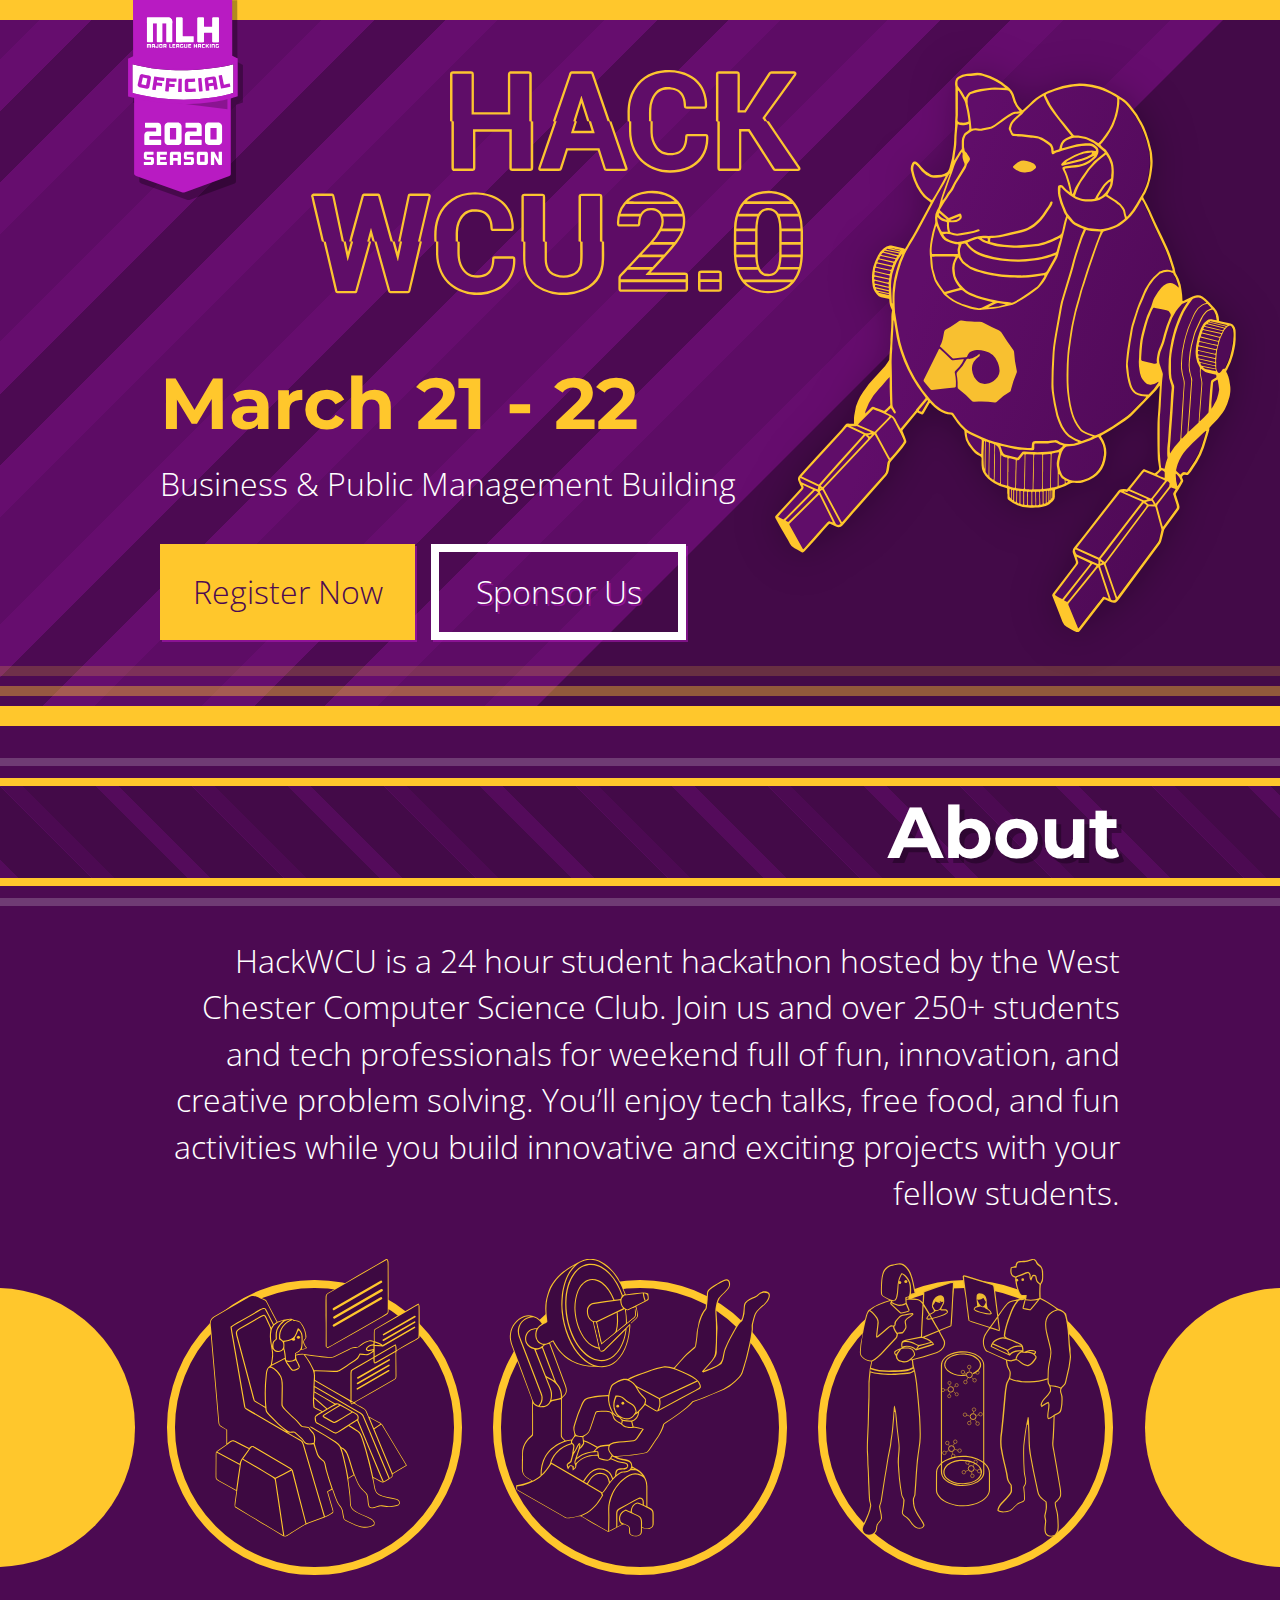
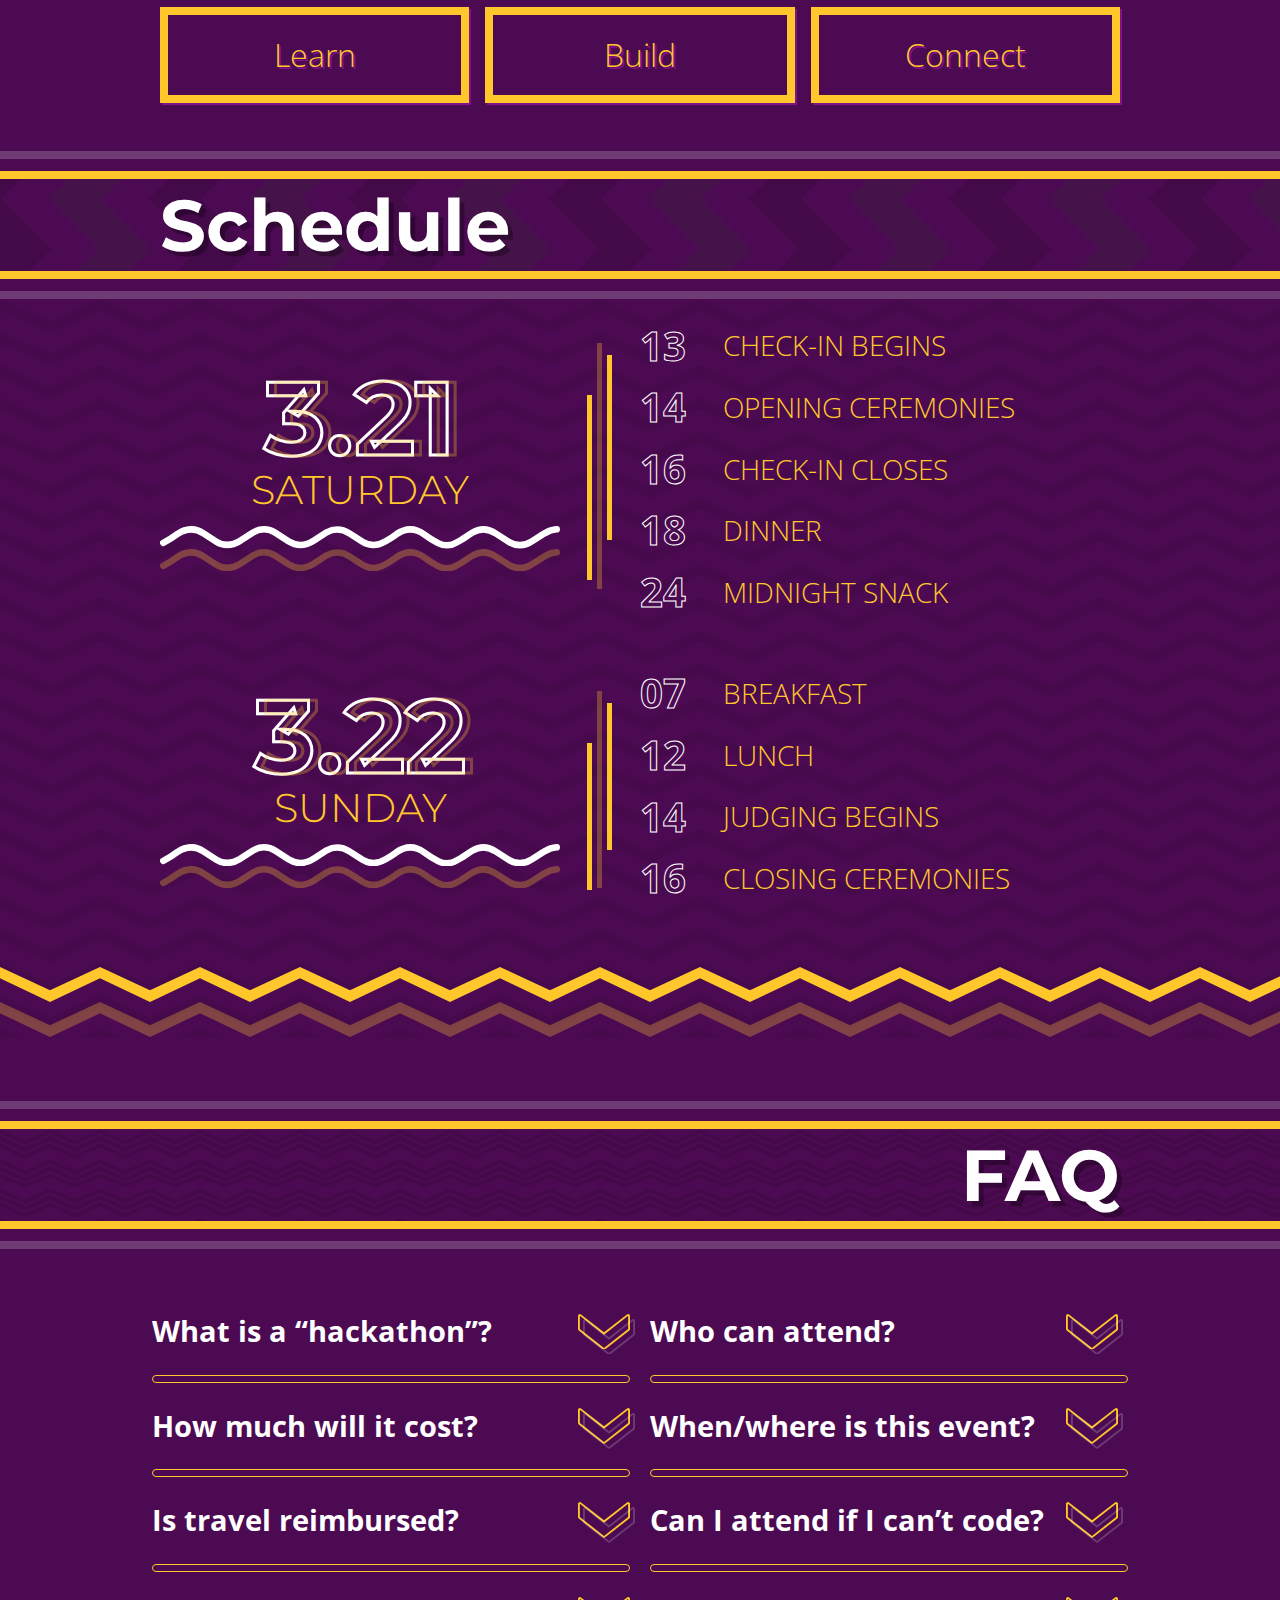
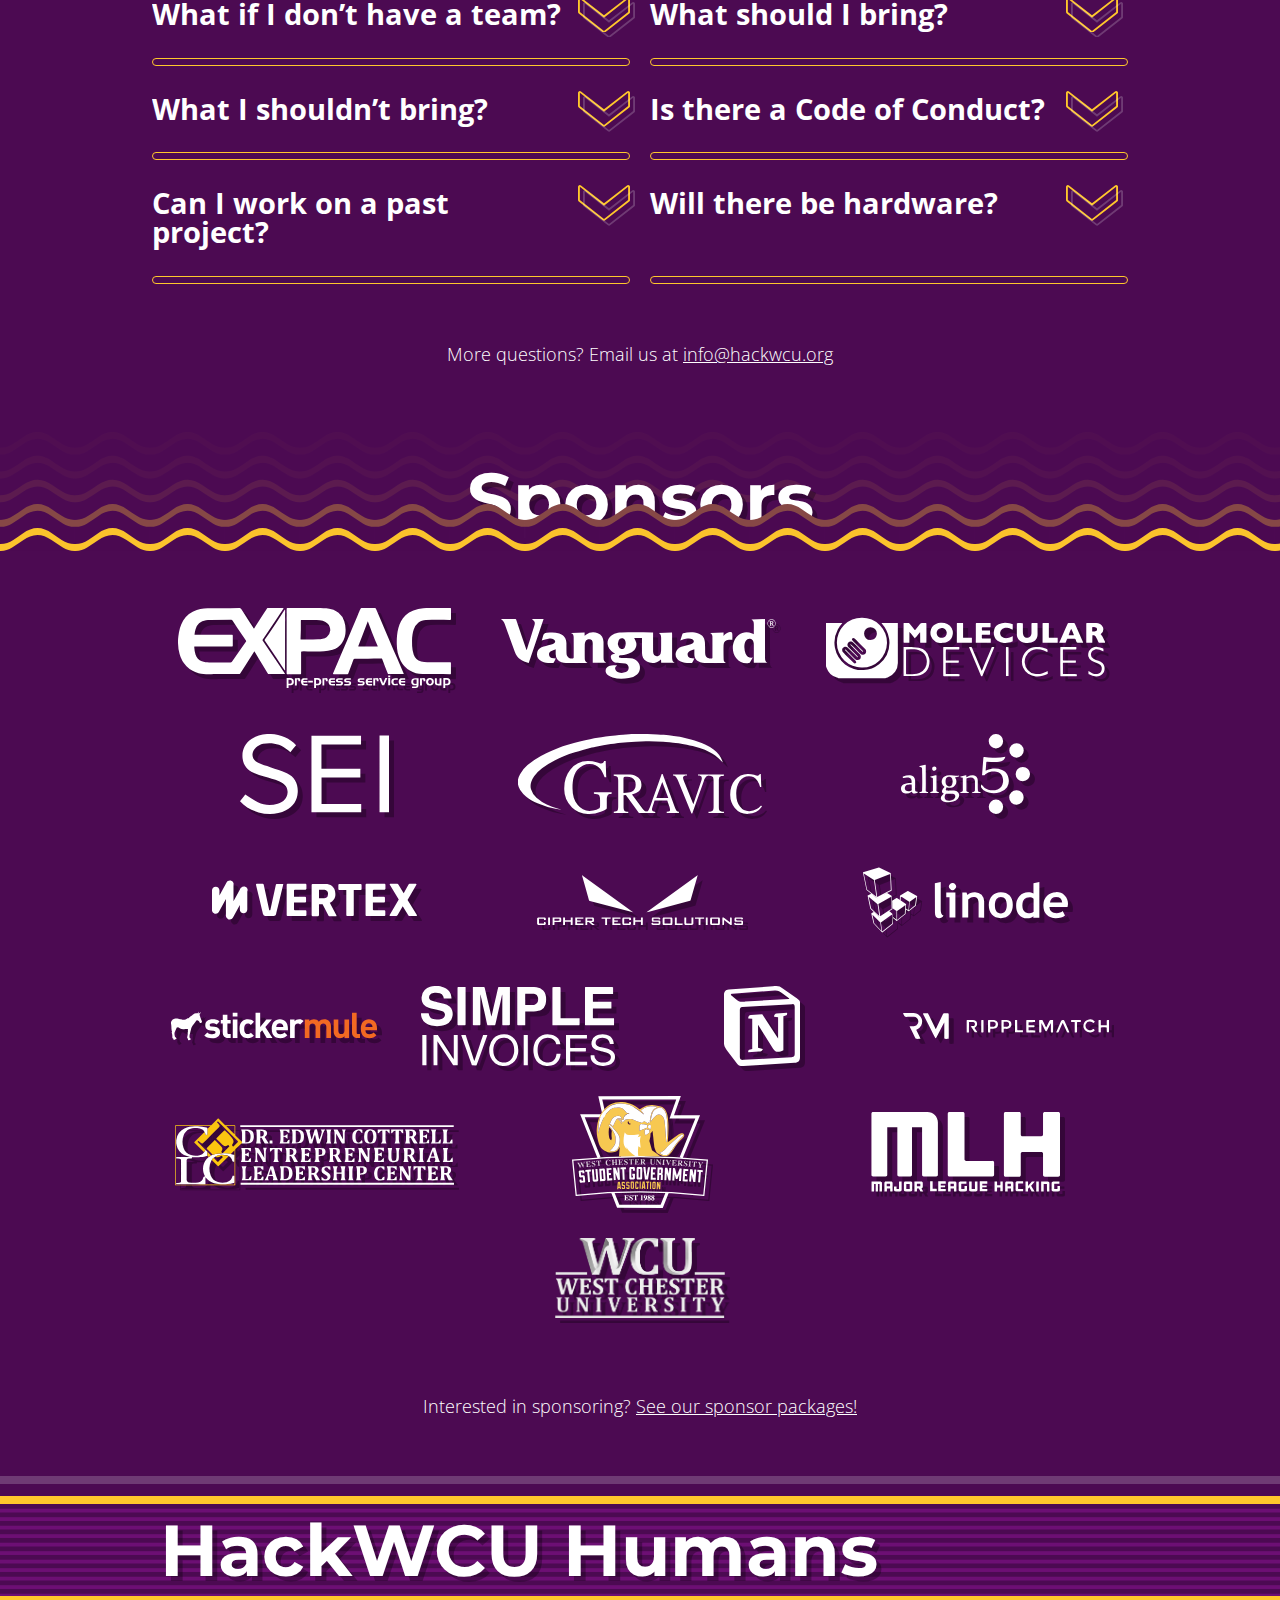
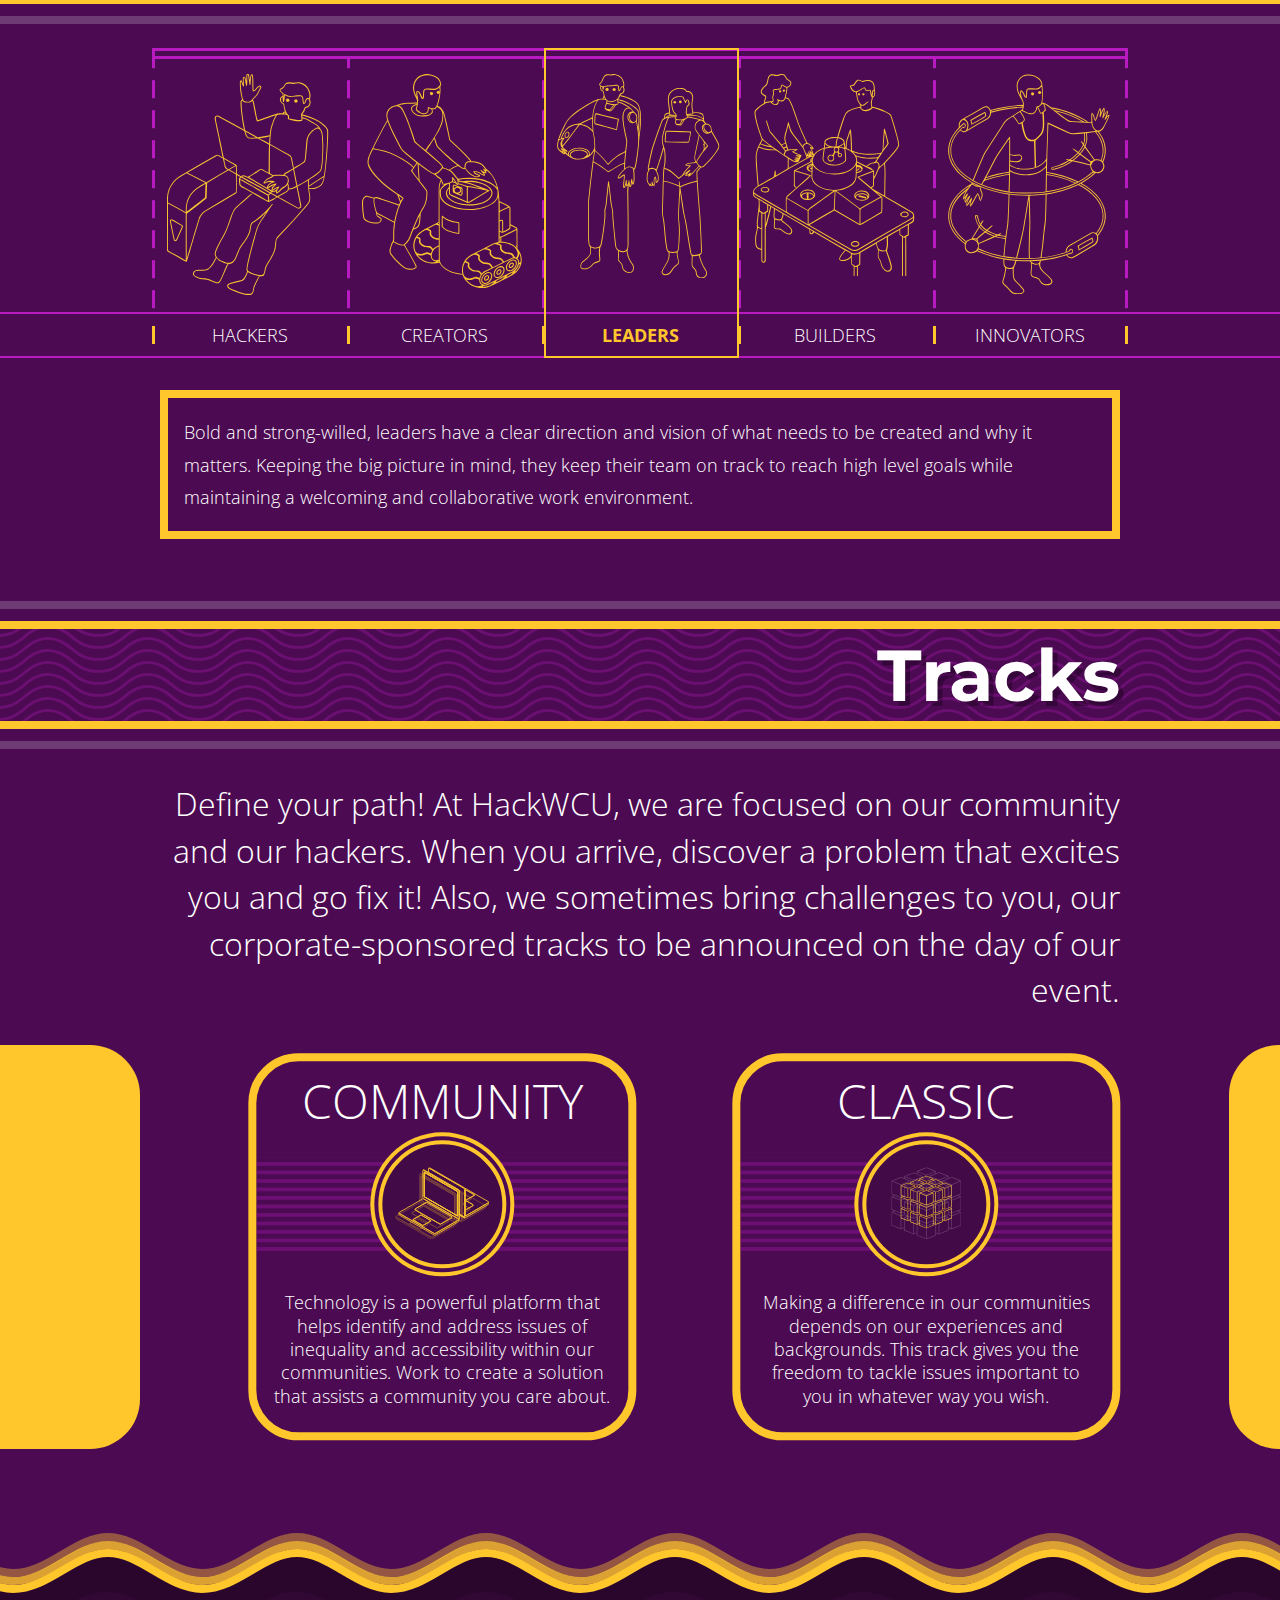
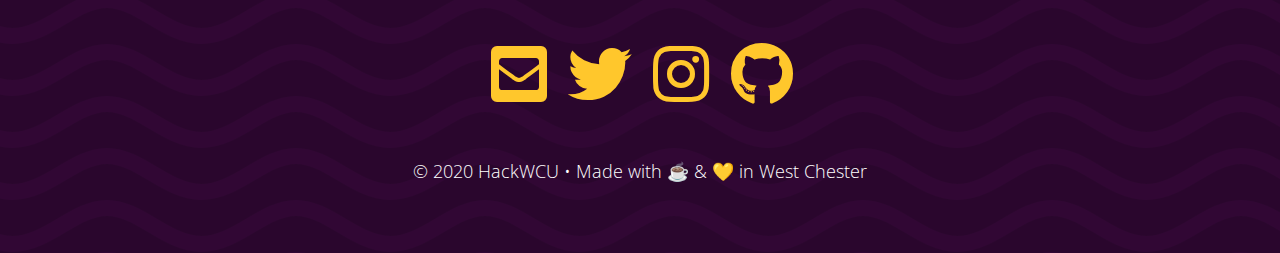
<file: index.html>
<!DOCTYPE html><html lang="en"><head><script async="" src="https://www.googletagmanager.com/gtag/js?id=UA-156801252-1"></script><script>window.dataLayer = window.dataLayer || [];
function gtag(){dataLayer.push(arguments);}
gtag('js', new Date());
gtag('config', 'UA-156801252-1');</script><meta charset="UTF-8"><meta name="viewport" content="width=device-width, initial-scale=1.0"><meta http-equiv="X-UA-Compatible" content="ie=edge"><title>HackWCU 2.0 | March 21</title><meta name="description" content="24-hour student hackathon hosted by West Chester University. Join over 250 students and tech professionals for a weekend full of fun, innovation, and creativity."><meta name="robots" content="follow, index"><meta property="og:title" content="HackWCU 2.0 | March 21"><meta property="og:type" content="website"><meta property="og:image" content="http://hackwcu.org/preview/backdrop-1200x624.jpg"><meta property="og:description" content="24-hour student hackathon hosted by West Chester University. Join over 250 students and tech professionals for a weekend full of fun, innovation, and creativity."><meta property="og:url" content="https://hackwcu.org"><meta name="twitter:card" content="summary_large_image"><meta name="twitter:url" content="https://hackwcu.org"><meta name="twitter:title" content="HackWCU 2.0 - March 21"><meta name="twitter:description" content="24-hour student hackathon hosted by West Chester University. Join over 250 students and hackers for a weekend full of fun, innovation, and creativity."><meta name="twitter:image" content="http://hackwcu.org/preview/backdrop-1200x624.jpg"><link rel="apple-touch-icon" sizes="180x180" href="/preview/apple-touch-icon.png"><link rel="icon" type="image/png" sizes="32x32" href="/preview/favicon-32x32.png"><link rel="icon" type="image/png" sizes="16x16" href="/preview/favicon-16x16.png"><link rel="manifest" href="/preview/site.webmanifest"><link rel="mask-icon" href="/preview/safari-pinned-tab.svg" color="#963d97"><meta name="msapplication-TileColor" content="#603cba"><meta name="theme-color" content="#ffffff"><meta name="msapplication-config" content="/preview/browserconfig.xml"><meta name="apple-mobile-web-app-title" content="HackWCU"><link href="/styles/0.09c4c78f.css" rel="stylesheet"></head><body><img class="md-hidden" id="banner" src="/images/mlh-trust-badge.4a9ccccc.svg"><header><div class="container"><div class="grid-middle"><div class="col-8_sm-12 grid" data-push-right="off-1"><img id="logo" src="/images/logo.df89a33e.svg"><a href="http://www.google.com/calendar/event?action=TEMPLATE&amp;dates=20200321T060000Z%2F20200322T090000Z&amp;text=HackWCU%202.0&amp;location=50%20Sharpless%20St%2C%20West%20Chester%2C%20PA%2019383&amp;details=Building%3A%2050%20Sharpless%20St%2C%20West%20Chester%2C%20PA%2019383%0AWebsite%3A%20hackwcu.org" target="_blank"><h3 class="col-12 text-center-sm" id="date">March 21 - 22</h3></a><p class="col-12 text-center-sm" id="descriptor">Business &amp; Public Management Building</p><div class="grid col-10_sm-12"><div class="col-6_xs-12"><a class="btn" href="https://dashboard.hackwcu.org/signup">Register Now</a></div><div class="col-6_xs-12"><a class="btn outline light" href="/files/hackwcu_sponsor_packages_2020.pdf" target="_blank">Sponsor Us</a></div></div></div><div class="col-3 sm-hidden"><div class="rambot scale"><div class="rambot translate"><div class="rambot rotate"><img id="rambot" src="/images/rambot.933e6591.svg"><div class="fire"><div class="flames"><div class="flame"></div><div class="flame"></div><div class="flame"></div><div class="flame"></div></div></div></div></div></div></div></div></div></header><section id="about"><div class="title-wrapper"><a href="#about"><h2 style="text-align:right;">About</h2></a><div class="background diagonal-repeating-background"></div></div><div class="container"><p>HackWCU is a 24 hour student hackathon hosted by the West Chester Computer Science Club. Join us and over 250+ students and tech professionals for weekend full of fun, innovation, and creative problem solving. You’ll enjoy tech talks, free food, and fun activities while you build innovative and exciting projects with your fellow students.</p><div class="grid sm-hidden" id="circles"><div class="col-4_xs-12"><div class="circle"><img src="/images/learn.bd219c7c.svg"><div class="circle xs-hidden fill left"><div class="circle fill left"><div class="circle fill left"><div class="circle fill left"></div></div></div></div></div><button class="outline">Learn</button></div><div class="col-4_xs-12"><div class="circle"><img src="/images/build.c479841f.svg"></div><button class="outline">Build</button></div><div class="col-4_xs-12"><div class="circle"><img src="/images/connect.282e739c.svg"><div class="circle xs-hidden fill right"><div class="circle fill right"><div class="circle fill right"><div class="circle fill right"></div></div></div></div></div><button class="outline">Connect</button></div></div></div></section><section id="schedule"><div class="title-wrapper"><a href="#schedule"><h2 style="text-align:left;">Schedule</h2></a><div class="background zig-zag-background"></div></div><div class="wrapper"><div class="container"><div class="grid schedule-group"><div class="col-5_sm-12 grid-center-middle"><div class="col-12 dates"><p class="date">3.21</p><p class="date shadow">3.21</p></div><p class="col-12 day">Saturday</p><svg class="underline primary" viewbox="0 0 183.1 10.2"><path d="M1.5 7.7a46.7 46.7 0 0 0 6.7-4.2C12.1 1 16 .8 19.8 3.3l6 3.9C29.5 9.5 33 9 36.7 6.8l5.7-3.7a9.4 9.4 0 0 1 10.4 0l6 3.9c4 2.5 7.9 2.1 11.7-.4l5.8-3.7c3.7-2 7.1-1.6 10.5.5l5.9 3.8c3.6 2.2 7.1 1.9 10.6-.2 1.7-1 3.3-2 4.9-3.2 4.3-3 8.5-3 12.7 0a47.9 47.9 0 0 0 6.4 4 8.9 8.9 0 0 0 8.7-.4c2.4-1.3 4.6-2.9 6.9-4.3 3.7-2.2 7.3-2 10.9.4l5.8 3.7a9.3 9.3 0 0 0 10.3 0c2.2-1.3 4.3-2.8 6.5-4a10.2 10.2 0 0 1 5.2-1.7"></path></svg><svg class="underline secondary" viewbox="0 0 183.1 10.2"><path d="M1.5 7.7a46.7 46.7 0 0 0 6.7-4.2C12.1 1 16 .8 19.8 3.3l6 3.9C29.5 9.5 33 9 36.7 6.8l5.7-3.7a9.4 9.4 0 0 1 10.4 0l6 3.9c4 2.5 7.9 2.1 11.7-.4l5.8-3.7c3.7-2 7.1-1.6 10.5.5l5.9 3.8c3.6 2.2 7.1 1.9 10.6-.2 1.7-1 3.3-2 4.9-3.2 4.3-3 8.5-3 12.7 0a47.9 47.9 0 0 0 6.4 4 8.9 8.9 0 0 0 8.7-.4c2.4-1.3 4.6-2.9 6.9-4.3 3.7-2.2 7.3-2 10.9.4l5.8 3.7a9.3 9.3 0 0 0 10.3 0c2.2-1.3 4.3-2.8 6.5-4a10.2 10.2 0 0 1 5.2-1.7"></path></svg></div><div class="col-1 grid-center sm-hidden"><div class="bar" style="height:60%;margin:100% 0;"></div><div class="bar" style="opacity:0.3;height:80%;margin:35% 5px;"></div><div class="bar" style="height:60%;margin:50% 0;"></div></div><div class="col-6_sm-12 grid-middle-center"><p class="col-2 time" data-push-left="off-0_sm-1_xs-0">13</p><p class="col-10_sm-9_xs_10 event">Check-in Begins</p><p class="col-2 time" data-push-left="off-0_sm-1_xs-0">14</p><p class="col-10_sm-9_xs_10 event">Opening Ceremonies</p><p class="col-2 time" data-push-left="off-0_sm-1_xs-0">16</p><p class="col-10_sm-9_xs_10 event">Check-in Closes</p><p class="col-2 time" data-push-left="off-0_sm-1_xs-0">18</p><p class="col-10_sm-9_xs_10 event">Dinner</p><p class="col-2 time" data-push-left="off-0_sm-1_xs-0">24</p><p class="col-10_sm-9_xs_10 event">Midnight Snack</p></div></div><div class="grid schedule-group"><div class="col-5_sm-12 grid-center-middle"><div class="col-12 dates"><p class="date">3.22</p><p class="date shadow">3.22</p></div><p class="col-12 day">Sunday</p><svg class="underline primary" viewbox="0 0 183.1 10.2"><path d="M1.5 7.7a46.7 46.7 0 0 0 6.7-4.2C12.1 1 16 .8 19.8 3.3l6 3.9C29.5 9.5 33 9 36.7 6.8l5.7-3.7a9.4 9.4 0 0 1 10.4 0l6 3.9c4 2.5 7.9 2.1 11.7-.4l5.8-3.7c3.7-2 7.1-1.6 10.5.5l5.9 3.8c3.6 2.2 7.1 1.9 10.6-.2 1.7-1 3.3-2 4.9-3.2 4.3-3 8.5-3 12.7 0a47.9 47.9 0 0 0 6.4 4 8.9 8.9 0 0 0 8.7-.4c2.4-1.3 4.6-2.9 6.9-4.3 3.7-2.2 7.3-2 10.9.4l5.8 3.7a9.3 9.3 0 0 0 10.3 0c2.2-1.3 4.3-2.8 6.5-4a10.2 10.2 0 0 1 5.2-1.7"></path></svg><svg class="underline secondary" viewbox="0 0 183.1 10.2"><path d="M1.5 7.7a46.7 46.7 0 0 0 6.7-4.2C12.1 1 16 .8 19.8 3.3l6 3.9C29.5 9.5 33 9 36.7 6.8l5.7-3.7a9.4 9.4 0 0 1 10.4 0l6 3.9c4 2.5 7.9 2.1 11.7-.4l5.8-3.7c3.7-2 7.1-1.6 10.5.5l5.9 3.8c3.6 2.2 7.1 1.9 10.6-.2 1.7-1 3.3-2 4.9-3.2 4.3-3 8.5-3 12.7 0a47.9 47.9 0 0 0 6.4 4 8.9 8.9 0 0 0 8.7-.4c2.4-1.3 4.6-2.9 6.9-4.3 3.7-2.2 7.3-2 10.9.4l5.8 3.7a9.3 9.3 0 0 0 10.3 0c2.2-1.3 4.3-2.8 6.5-4a10.2 10.2 0 0 1 5.2-1.7"></path></svg></div><div class="col-1 grid-center sm-hidden"><div class="bar" style="height:60%;margin:100% 0;"></div><div class="bar" style="opacity:0.3;height:80%;margin:35% 5px;"></div><div class="bar" style="height:60%;margin:50% 0;"></div></div><div class="col-6_sm-12 grid-middle-center"><p class="col-2 time" data-push-left="off-0_sm-1_xs-0">07</p><p class="col-10_sm-9_xs_10 event">Breakfast</p><p class="col-2 time" data-push-left="off-0_sm-1_xs-0">12</p><p class="col-10_sm-9_xs_10 event">Lunch</p><p class="col-2 time" data-push-left="off-0_sm-1_xs-0">14</p><p class="col-10_sm-9_xs_10 event">Judging Begins</p><p class="col-2 time" data-push-left="off-0_sm-1_xs-0">16</p><p class="col-10_sm-9_xs_10 event">Closing Ceremonies</p></div></div></div></div></section><section id="faq"><div class="title-wrapper"><a href="#faq"><h2 style="text-align:right;">FAQ</h2></a><div class="background triple-zig-zag-background"></div></div><div class="container"><ul class="grid-spaceAround"><li class="col-6_sm-12"><input type="checkbox" checked=""><h4>What is a “hackathon”?</h4><div class="arrow"><svg class="top" xmlns="http://www.w3.org/2000/svg" viewbox="0 0 21.54 14.81"><path d="M20.77.77v5.46l-10 7.82-10-7.82V.77l10 7.81 10-7.81m0-.77a.78.78 0 00-.47.16l-9.53 7.45L1.24.16A.81.81 0 00.77 0a.81.81 0 00-.34.08.78.78 0 00-.43.69v5.46a.77.77 0 00.3.61l10 7.81a.77.77 0 00.48.16h.12a.77.77 0 00.36-.16l10-7.81a.77.77 0 00.3-.61V.77a.78.78 0 00-.43-.69.84.84 0 00-.36-.08z"></path></svg><svg class="bottom" xmlns="http://www.w3.org/2000/svg" viewbox="0 0 21.54 14.81"><path d="M20.77.77v5.46l-10 7.82-10-7.82V.77l10 7.81 10-7.81m0-.77a.78.78 0 00-.47.16l-9.53 7.45L1.24.16A.81.81 0 00.77 0a.81.81 0 00-.34.08.78.78 0 00-.43.69v5.46a.77.77 0 00.3.61l10 7.81a.77.77 0 00.48.16h.12a.77.77 0 00.36-.16l10-7.81a.77.77 0 00.3-.61V.77a.78.78 0 00-.43-.69.84.84 0 00-.36-.08z"></path></svg></div><p>Think of a hackathon as an invention marathon. Over the span of 1-2 days, these events bring together student programmers, designers, and more to learn, build, and share cool new technology applications. Many universities host these events annually, providing a venue for students from different schools and backgrounds to work in teams to build these platforms from scratch.</p></li><li class="col-6_sm-12"><input type="checkbox" checked=""><h4>Who can attend?</h4><div class="arrow"><svg class="top" xmlns="http://www.w3.org/2000/svg" viewbox="0 0 21.54 14.81"><path d="M20.77.77v5.46l-10 7.82-10-7.82V.77l10 7.81 10-7.81m0-.77a.78.78 0 00-.47.16l-9.53 7.45L1.24.16A.81.81 0 00.77 0a.81.81 0 00-.34.08.78.78 0 00-.43.69v5.46a.77.77 0 00.3.61l10 7.81a.77.77 0 00.48.16h.12a.77.77 0 00.36-.16l10-7.81a.77.77 0 00.3-.61V.77a.78.78 0 00-.43-.69.84.84 0 00-.36-.08z"></path></svg><svg class="bottom" xmlns="http://www.w3.org/2000/svg" viewbox="0 0 21.54 14.81"><path d="M20.77.77v5.46l-10 7.82-10-7.82V.77l10 7.81 10-7.81m0-.77a.78.78 0 00-.47.16l-9.53 7.45L1.24.16A.81.81 0 00.77 0a.81.81 0 00-.34.08.78.78 0 00-.43.69v5.46a.77.77 0 00.3.61l10 7.81a.77.77 0 00.48.16h.12a.77.77 0 00.36-.16l10-7.81a.77.77 0 00.3-.61V.77a.78.78 0 00-.43-.69.84.84 0 00-.36-.08z"></path></svg></div><p>Any student above the age of 18 is welcome to attend HackWCU. If you have graduated in the last 12 months, you are still eligible to participate. After that, there’s plenty of non-student/highschool hackathons that exist for you to consider attending. Future events will work to permit highschoolers of any age.</p></li><li class="col-6_sm-12"><input type="checkbox" checked=""><h4>How much will it cost?</h4><div class="arrow"><svg class="top" xmlns="http://www.w3.org/2000/svg" viewbox="0 0 21.54 14.81"><path d="M20.77.77v5.46l-10 7.82-10-7.82V.77l10 7.81 10-7.81m0-.77a.78.78 0 00-.47.16l-9.53 7.45L1.24.16A.81.81 0 00.77 0a.81.81 0 00-.34.08.78.78 0 00-.43.69v5.46a.77.77 0 00.3.61l10 7.81a.77.77 0 00.48.16h.12a.77.77 0 00.36-.16l10-7.81a.77.77 0 00.3-.61V.77a.78.78 0 00-.43-.69.84.84 0 00-.36-.08z"></path></svg><svg class="bottom" xmlns="http://www.w3.org/2000/svg" viewbox="0 0 21.54 14.81"><path d="M20.77.77v5.46l-10 7.82-10-7.82V.77l10 7.81 10-7.81m0-.77a.78.78 0 00-.47.16l-9.53 7.45L1.24.16A.81.81 0 00.77 0a.81.81 0 00-.34.08.78.78 0 00-.43.69v5.46a.77.77 0 00.3.61l10 7.81a.77.77 0 00.48.16h.12a.77.77 0 00.36-.16l10-7.81a.77.77 0 00.3-.61V.77a.78.78 0 00-.43-.69.84.84 0 00-.36-.08z"></path></svg></div><p>HackWCU is a completely free event <strong>registration required!</strong> Food, drinks, and awesome swag are completely free of charge!</p></li><li class="col-6_sm-12"><input type="checkbox" checked=""><h4>When/where is this event?</h4><div class="arrow"><svg class="top" xmlns="http://www.w3.org/2000/svg" viewbox="0 0 21.54 14.81"><path d="M20.77.77v5.46l-10 7.82-10-7.82V.77l10 7.81 10-7.81m0-.77a.78.78 0 00-.47.16l-9.53 7.45L1.24.16A.81.81 0 00.77 0a.81.81 0 00-.34.08.78.78 0 00-.43.69v5.46a.77.77 0 00.3.61l10 7.81a.77.77 0 00.48.16h.12a.77.77 0 00.36-.16l10-7.81a.77.77 0 00.3-.61V.77a.78.78 0 00-.43-.69.84.84 0 00-.36-.08z"></path></svg><svg class="bottom" xmlns="http://www.w3.org/2000/svg" viewbox="0 0 21.54 14.81"><path d="M20.77.77v5.46l-10 7.82-10-7.82V.77l10 7.81 10-7.81m0-.77a.78.78 0 00-.47.16l-9.53 7.45L1.24.16A.81.81 0 00.77 0a.81.81 0 00-.34.08.78.78 0 00-.43.69v5.46a.77.77 0 00.3.61l10 7.81a.77.77 0 00.48.16h.12a.77.77 0 00.36-.16l10-7.81a.77.77 0 00.3-.61V.77a.78.78 0 00-.43-.69.84.84 0 00-.36-.08z"></path></svg></div><p>Saturday March 21<sup>th</sup> to Sunday March 22<sup>st</sup> , 2020 in the <a href="https://goo.gl/maps/4iLyFn7rrp12" target="_blank">Business and Public Management Center</a></p></li><li class="col-6_sm-12"><input type="checkbox" checked=""><h4>Is travel reimbursed?</h4><div class="arrow"><svg class="top" xmlns="http://www.w3.org/2000/svg" viewbox="0 0 21.54 14.81"><path d="M20.77.77v5.46l-10 7.82-10-7.82V.77l10 7.81 10-7.81m0-.77a.78.78 0 00-.47.16l-9.53 7.45L1.24.16A.81.81 0 00.77 0a.81.81 0 00-.34.08.78.78 0 00-.43.69v5.46a.77.77 0 00.3.61l10 7.81a.77.77 0 00.48.16h.12a.77.77 0 00.36-.16l10-7.81a.77.77 0 00.3-.61V.77a.78.78 0 00-.43-.69.84.84 0 00-.36-.08z"></path></svg><svg class="bottom" xmlns="http://www.w3.org/2000/svg" viewbox="0 0 21.54 14.81"><path d="M20.77.77v5.46l-10 7.82-10-7.82V.77l10 7.81 10-7.81m0-.77a.78.78 0 00-.47.16l-9.53 7.45L1.24.16A.81.81 0 00.77 0a.81.81 0 00-.34.08.78.78 0 00-.43.69v5.46a.77.77 0 00.3.61l10 7.81a.77.77 0 00.48.16h.12a.77.77 0 00.36-.16l10-7.81a.77.77 0 00.3-.61V.77a.78.78 0 00-.43-.69.84.84 0 00-.36-.08z"></path></svg></div><p>Unfortunately, we will not be offering any form of travel reimbursements for this event.</p></li><li class="col-6_sm-12"><input type="checkbox" checked=""><h4>Can I attend if I can’t code?</h4><div class="arrow"><svg class="top" xmlns="http://www.w3.org/2000/svg" viewbox="0 0 21.54 14.81"><path d="M20.77.77v5.46l-10 7.82-10-7.82V.77l10 7.81 10-7.81m0-.77a.78.78 0 00-.47.16l-9.53 7.45L1.24.16A.81.81 0 00.77 0a.81.81 0 00-.34.08.78.78 0 00-.43.69v5.46a.77.77 0 00.3.61l10 7.81a.77.77 0 00.48.16h.12a.77.77 0 00.36-.16l10-7.81a.77.77 0 00.3-.61V.77a.78.78 0 00-.43-.69.84.84 0 00-.36-.08z"></path></svg><svg class="bottom" xmlns="http://www.w3.org/2000/svg" viewbox="0 0 21.54 14.81"><path d="M20.77.77v5.46l-10 7.82-10-7.82V.77l10 7.81 10-7.81m0-.77a.78.78 0 00-.47.16l-9.53 7.45L1.24.16A.81.81 0 00.77 0a.81.81 0 00-.34.08.78.78 0 00-.43.69v5.46a.77.77 0 00.3.61l10 7.81a.77.77 0 00.48.16h.12a.77.77 0 00.36-.16l10-7.81a.77.77 0 00.3-.61V.77a.78.78 0 00-.43-.69.84.84 0 00-.36-.08z"></path></svg></div><p>We will have intro to coding workshops and much more. Mentors will also be available to help you learn and build something cool!</p></li><li class="col-6_sm-12"><input type="checkbox" checked=""><h4>What if I don’t have a team?</h4><div class="arrow"><svg class="top" xmlns="http://www.w3.org/2000/svg" viewbox="0 0 21.54 14.81"><path d="M20.77.77v5.46l-10 7.82-10-7.82V.77l10 7.81 10-7.81m0-.77a.78.78 0 00-.47.16l-9.53 7.45L1.24.16A.81.81 0 00.77 0a.81.81 0 00-.34.08.78.78 0 00-.43.69v5.46a.77.77 0 00.3.61l10 7.81a.77.77 0 00.48.16h.12a.77.77 0 00.36-.16l10-7.81a.77.77 0 00.3-.61V.77a.78.78 0 00-.43-.69.84.84 0 00-.36-.08z"></path></svg><svg class="bottom" xmlns="http://www.w3.org/2000/svg" viewbox="0 0 21.54 14.81"><path d="M20.77.77v5.46l-10 7.82-10-7.82V.77l10 7.81 10-7.81m0-.77a.78.78 0 00-.47.16l-9.53 7.45L1.24.16A.81.81 0 00.77 0a.81.81 0 00-.34.08.78.78 0 00-.43.69v5.46a.77.77 0 00.3.61l10 7.81a.77.77 0 00.48.16h.12a.77.77 0 00.36-.16l10-7.81a.77.77 0 00.3-.61V.77a.78.78 0 00-.43-.69.84.84 0 00-.36-.08z"></path></svg></div><p>You could build something by yourself, or you could join one of our team-formation sessions to find people you want to work with. There will be a lot of others in your situation, and we’ll help with that.</p></li><li class="col-6_sm-12"><input type="checkbox" checked=""><h4>What should I bring?</h4><div class="arrow"><svg class="top" xmlns="http://www.w3.org/2000/svg" viewbox="0 0 21.54 14.81"><path d="M20.77.77v5.46l-10 7.82-10-7.82V.77l10 7.81 10-7.81m0-.77a.78.78 0 00-.47.16l-9.53 7.45L1.24.16A.81.81 0 00.77 0a.81.81 0 00-.34.08.78.78 0 00-.43.69v5.46a.77.77 0 00.3.61l10 7.81a.77.77 0 00.48.16h.12a.77.77 0 00.36-.16l10-7.81a.77.77 0 00.3-.61V.77a.78.78 0 00-.43-.69.84.84 0 00-.36-.08z"></path></svg><svg class="bottom" xmlns="http://www.w3.org/2000/svg" viewbox="0 0 21.54 14.81"><path d="M20.77.77v5.46l-10 7.82-10-7.82V.77l10 7.81 10-7.81m0-.77a.78.78 0 00-.47.16l-9.53 7.45L1.24.16A.81.81 0 00.77 0a.81.81 0 00-.34.08.78.78 0 00-.43.69v5.46a.77.77 0 00.3.61l10 7.81a.77.77 0 00.48.16h.12a.77.77 0 00.36-.16l10-7.81a.77.77 0 00.3-.61V.77a.78.78 0 00-.43-.69.84.84 0 00-.36-.08z"></path></svg></div><p>You should bring some form of identification (driver’s license, school ID card, etc.), laptops, phones, chargers, anything you need to hack with. We also recommend that you a pillow, a sleeping bag or blanket, and toiletries.</p></li><li class="col-6_sm-12"><input type="checkbox" checked=""><h4>What I shouldn’t bring?</h4><div class="arrow"><svg class="top" xmlns="http://www.w3.org/2000/svg" viewbox="0 0 21.54 14.81"><path d="M20.77.77v5.46l-10 7.82-10-7.82V.77l10 7.81 10-7.81m0-.77a.78.78 0 00-.47.16l-9.53 7.45L1.24.16A.81.81 0 00.77 0a.81.81 0 00-.34.08.78.78 0 00-.43.69v5.46a.77.77 0 00.3.61l10 7.81a.77.77 0 00.48.16h.12a.77.77 0 00.36-.16l10-7.81a.77.77 0 00.3-.61V.77a.78.78 0 00-.43-.69.84.84 0 00-.36-.08z"></path></svg><svg class="bottom" xmlns="http://www.w3.org/2000/svg" viewbox="0 0 21.54 14.81"><path d="M20.77.77v5.46l-10 7.82-10-7.82V.77l10 7.81 10-7.81m0-.77a.78.78 0 00-.47.16l-9.53 7.45L1.24.16A.81.81 0 00.77 0a.81.81 0 00-.34.08.78.78 0 00-.43.69v5.46a.77.77 0 00.3.61l10 7.81a.77.77 0 00.48.16h.12a.77.77 0 00.36-.16l10-7.81a.77.77 0 00.3-.61V.77a.78.78 0 00-.43-.69.84.84 0 00-.36-.08z"></path></svg></div><p>Please do not bring any power tools, weapons, drugs, or alcohol. Any participant found to be in possession of anything dangerous or illegal will be disqualified from the competition and will have to leave.</p></li><li class="col-6_sm-12"><input type="checkbox" checked=""><h4>Is there a Code of Conduct?</h4><div class="arrow"><svg class="top" xmlns="http://www.w3.org/2000/svg" viewbox="0 0 21.54 14.81"><path d="M20.77.77v5.46l-10 7.82-10-7.82V.77l10 7.81 10-7.81m0-.77a.78.78 0 00-.47.16l-9.53 7.45L1.24.16A.81.81 0 00.77 0a.81.81 0 00-.34.08.78.78 0 00-.43.69v5.46a.77.77 0 00.3.61l10 7.81a.77.77 0 00.48.16h.12a.77.77 0 00.36-.16l10-7.81a.77.77 0 00.3-.61V.77a.78.78 0 00-.43-.69.84.84 0 00-.36-.08z"></path></svg><svg class="bottom" xmlns="http://www.w3.org/2000/svg" viewbox="0 0 21.54 14.81"><path d="M20.77.77v5.46l-10 7.82-10-7.82V.77l10 7.81 10-7.81m0-.77a.78.78 0 00-.47.16l-9.53 7.45L1.24.16A.81.81 0 00.77 0a.81.81 0 00-.34.08.78.78 0 00-.43.69v5.46a.77.77 0 00.3.61l10 7.81a.77.77 0 00.48.16h.12a.77.77 0 00.36-.16l10-7.81a.77.77 0 00.3-.61V.77a.78.78 0 00-.43-.69.84.84 0 00-.36-.08z"></path></svg></div><p>Yes! Hackers are expected to adhere to the <a href="https://static.mlh.io/docs/mlh-code-of-conduct.pdf" target="_blank">Major League Hacking Code of Conduct.</a></p></li><li class="col-6_sm-12"><input type="checkbox" checked=""><h4>Can I work on a past project?</h4><div class="arrow"><svg class="top" xmlns="http://www.w3.org/2000/svg" viewbox="0 0 21.54 14.81"><path d="M20.77.77v5.46l-10 7.82-10-7.82V.77l10 7.81 10-7.81m0-.77a.78.78 0 00-.47.16l-9.53 7.45L1.24.16A.81.81 0 00.77 0a.81.81 0 00-.34.08.78.78 0 00-.43.69v5.46a.77.77 0 00.3.61l10 7.81a.77.77 0 00.48.16h.12a.77.77 0 00.36-.16l10-7.81a.77.77 0 00.3-.61V.77a.78.78 0 00-.43-.69.84.84 0 00-.36-.08z"></path></svg><svg class="bottom" xmlns="http://www.w3.org/2000/svg" viewbox="0 0 21.54 14.81"><path d="M20.77.77v5.46l-10 7.82-10-7.82V.77l10 7.81 10-7.81m0-.77a.78.78 0 00-.47.16l-9.53 7.45L1.24.16A.81.81 0 00.77 0a.81.81 0 00-.34.08.78.78 0 00-.43.69v5.46a.77.77 0 00.3.61l10 7.81a.77.77 0 00.48.16h.12a.77.77 0 00.36-.16l10-7.81a.77.77 0 00.3-.61V.77a.78.78 0 00-.43-.69.84.84 0 00-.36-.08z"></path></svg></div><p>No. All projects must be worked on from scratch at the event. You’ll have enough time to make something you can be proud of.</p></li><li class="col-6_sm-12"><input type="checkbox" checked=""><h4>Will there be hardware?</h4><div class="arrow"><svg class="top" xmlns="http://www.w3.org/2000/svg" viewbox="0 0 21.54 14.81"><path d="M20.77.77v5.46l-10 7.82-10-7.82V.77l10 7.81 10-7.81m0-.77a.78.78 0 00-.47.16l-9.53 7.45L1.24.16A.81.81 0 00.77 0a.81.81 0 00-.34.08.78.78 0 00-.43.69v5.46a.77.77 0 00.3.61l10 7.81a.77.77 0 00.48.16h.12a.77.77 0 00.36-.16l10-7.81a.77.77 0 00.3-.61V.77a.78.78 0 00-.43-.69.84.84 0 00-.36-.08z"></path></svg><svg class="bottom" xmlns="http://www.w3.org/2000/svg" viewbox="0 0 21.54 14.81"><path d="M20.77.77v5.46l-10 7.82-10-7.82V.77l10 7.81 10-7.81m0-.77a.78.78 0 00-.47.16l-9.53 7.45L1.24.16A.81.81 0 00.77 0a.81.81 0 00-.34.08.78.78 0 00-.43.69v5.46a.77.77 0 00.3.61l10 7.81a.77.77 0 00.48.16h.12a.77.77 0 00.36-.16l10-7.81a.77.77 0 00.3-.61V.77a.78.78 0 00-.43-.69.84.84 0 00-.36-.08z"></path></svg></div><p>Yes! Hardware will be provided! Check back later for a list of what we will have.</p></li><p class="col-12 more-info"> More questions? Email us at <a href="mailto:info@hackwcu.org" target="_self">info@hackwcu.org</a></p></ul></div></section><section id="sponsors"><div class="title-wrapper"><a href="#sponsors"><h2 style="text-align:center;">Sponsors</h2></a></div><div class="container"><div class="grid-spaceAround"><div class="sponsor col-4_xs-6"><a href="https://expacgraphics.com/" target="_blank"><img src="[data-uri]"></a></div><div class="sponsor col-4_xs-6"><a href="https://vanguard.com/" target="_blank"><img src="[data-uri]"></a></div><div class="sponsor col-4_xs-6"><a href="https://www.moleculardevices.com/" target="_blank"><img src="[data-uri]"></a></div><div class="sponsor col-4_xs-6"><a href="https://seic.com/" target="_blank"><img src="[data-uri]"></a></div><div class="sponsor col-4_xs-6"><a href="https://www.gravic.com/" target="_blank"><img src="[data-uri]"></a></div><div class="sponsor col-4_xs-6"><a href="http://align5.com/" target="_blank"><img src="[data-uri]"></a></div></div><div class="grid-spaceAround"><div class="sponsor col-3_xs-6"><a href="https://www.vertexinc.com/" target="_blank"><img src="[data-uri]"></a></div><div class="sponsor col-3_xs-6"><a href="https://www.ciphertechsolutions.com/" target="_blank"><img src="[data-uri]"></a></div><div class="sponsor col-3_xs-6"><a href="https://linode.com/" target="_blank"><img src="[data-uri]"></a></div></div><div class="grid-spaceAround"><div class="sponsor col-3_xs-6"><a href="http://hackp.ac/mlh-stickermule-hackathons" target="_blank"><img src="[data-uri]"></a></div><div class="sponsor col-3_xs-6"><a href="https://simpleinvoices.io/" target="_blank"><img src="[data-uri]"></a></div><div class="sponsor col-3_xs-6"><a href="https://notion.so/" target="_blank"><img src="[data-uri]"></a></div><div class="sponsor col-3_xs-6"><a href="https://ripplematch.com/" target="_blank"><img src="[data-uri]"></a></div></div><div class="grid-spaceAround sm-hidden"><div class="sponsor col-4_xs-12"><a href="https://www.wcupa.edu/business-publicManagement/CottrellCenter/" target="_blank"><img src="/images/cottrell.671d923b.svg"></a></div><div class="sponsor sga col-4_xs-12"><a href="https://www.wcupa.edu/_services/STU/sga/" target="_blank"><img src="/images/sga.79b6a2f1.svg"></a></div><div class="sponsor col-4_xs-12"><a href="https://mlh.io" target="_blank"><img src="[data-uri]"></a></div><div class="sponsor col-12"><a href="https://www.wcupa.edu" target="_blank"><img src="/images/wcu.497a0194.png"></a></div></div><p class="more-info">Interested in sponsoring? <a href="/files/hackwcu_sponsor_packages_2020.pdf" target="_blank">See our sponsor packages!</a></p></div></section><section class="sm-hidden" id="hackwcu-humans"><div class="title-wrapper"><a href="#hackwcu-humans"><h2 style="text-align:left;">HackWCU Humans</h2></a><div class="background straight-line-background"></div></div><div class="container"><div class="wrapper"><input type="radio" name="human" value="hackers"><input type="radio" name="human" value="creators"><input type="radio" name="human" value="leaders" checked><input type="radio" name="human" value="builders"><input type="radio" name="human" value="innovators"><div id="highlight"></div><div class="grid" id="people"><div class="col-12 top"></div><div class="col"><img src="[data-uri]"></div><div class="col"><img src="/images/creators.3c12e73d.svg"></div><div class="col"><img src="/images/leaders.ccef6410.svg"></div><div class="col"><img src="/images/builders.cb6b4a05.svg"></div><div class="col"><img src="/images/innovators.e94c8e6d.svg"></div></div><div class="grid" id="titles"><div class="col"><p>Hackers</p></div><div class="col"><p>Creators</p></div><div class="col"><p>Leaders</p></div><div class="col"><p>Builders</p></div><div class="col"><p>Innovators</p></div></div><div class="grid" id="descriptions"><div class="col-12"><p>Fluent in logical thinking and problem solving skills. Hackers are persistent, patient, and have a passion for finding the root cause of issues. They are masters at crafting new tools and systems via a step-by-step logical process.</p></div><div class="col-12"><p>Apply their mastery of aesthetics and design to push the limits of convention and creativity. Translating ideas and visions into tangible deliverables, they recharge through introspection and imagination to assess principles in transforming ideas into practical solutions.</p></div><div class="col-12"><p>Bold and strong-willed, leaders have a clear direction and vision of what needs to be created and why it matters. Keeping the big picture in mind, they keep their team on track to reach high level goals while maintaining a welcoming and collaborative work environment.</p></div><div class="col-12"><p>Concretely thinking in multi-faceted ways, builders are methodical, hardworking, and dependable. They enjoy hands-on work and cautiously apply systematic methods and practices to move tangible solutions forward accordingly.</p></div><div class="col-12"><p>Curious and experimental thinkers are constantly deconstructing and rebuilding systems. Applying their strategic thinking to execute novel, refined solutions — innovators are always looking forward and finding opportunity.</p></div></div></div><p class="magic-text">Apply their mastery of aesthetics and design to push the limits of convention and creativity. Translating ideas and visions into tangible deliverables, they recharge through introspection and imagination to assess principles in transforming ideas into practical solutions.</p></div></section><section id="tracks"><div class="title-wrapper"><a href="#tracks"><h2 style="text-align:right;">Tracks</h2></a><div class="background waves-backgroud"></div></div><div class="container"><p>Define your path! At HackWCU, we are focused on our community and our hackers. When you arrive, discover a problem that excites you and go fix it!  Also, we sometimes bring challenges to you, our corporate-sponsored tracks to be announced on the day of our event.</p><div class="grid-right"><div class="col-5_md-6_sm-12 box"><div class="wrapper"><h5 class="title">Community</h5><div class="frame straight-line-background"><img src="[data-uri]"></div><p class="description">Technology is a powerful platform that helps identify and address issues of inequality and accessibility within our communities. Work to create a solution that assists a community you care about.</p></div><div class="box xs-hidden fill left"><div class="box fill left"><div class="box fill left"><div class="box fill left"></div></div></div></div></div><div class="col-1 md-hidden"></div><div class="col-5_md-6_sm-12 box"><div class="wrapper"><h5 class="title">Classic</h5><div class="frame straight-line-background"><img src="/images/cube.c4ec55e5.svg"></div><p class="description">Making a difference in our communities depends on our experiences and backgrounds. This track gives you the freedom to tackle issues important to you in whatever way you wish.</p></div><div class="box xs-hidden fill right"><div class="box fill right"><div class="box fill right"><div class="box fill right"></div></div></div></div></div></div></div></section><footer class="grid-center"><div class="col-3_md-6_sm-10 grid-noGutter" id="icon"><a class="col-3" target="_s" href="mailto:info@hackwcu.org"><i class="fa-envelope-square fa-4x fas fa-envelope"></i></a><a class="col-3" target="_self" href="https://twitter.com/hackwcu"><i class="fa-envelope-square fa-4x fab fa-twitter"></i></a><a class="col-3" target="_blank" href="https://www.instagram.com/hackwcu"><i class="fa-envelope-square fa-4x fab fa-instagram"></i></a><a class="col-3" target="_blank" href="https://github.com/hackwcu"><i class="fa-envelope-square fa-4x fab fa-github"></i></a></div><div class="col-10"><p>© 2020 HackWCU • Made with ☕️ & 💛 in West Chester</p></div></footer><script type="text/javascript" src="/scripts/runtime.5892a5d2.js"></script><script type="text/javascript" src="/scripts/main.1c99508d.js"></script></body></html>
</file>
<file: styles/0.09c4c78f.css>
@import url(https://fonts.googleapis.com/css?family=Montserrat:100,100i,200,200i,300,300i,400,400i,500,500i,600,600i,700,700i,800,800i,900,900i|Open+Sans:300,300i,400,400i,600,600i,700,700i,800,800i&display=swap);[class*=grid-],[class*=grid_],[class~=grid]{-webkit-box-sizing:border-box;box-sizing:border-box;display:-webkit-box;display:-ms-flexbox;display:flex;-webkit-box-orient:horizontal;-webkit-box-direction:normal;-ms-flex-flow:row wrap;flex-flow:row wrap;margin:0 -.5rem}[class*=col-],[class*=col_],[class~=col]{-webkit-box-sizing:border-box;box-sizing:border-box;padding:0 .5rem 1rem;max-width:100%}[class*=col_],[class~=col]{-webkit-box-flex:1;-ms-flex:1 1 0%;flex:1 1 0%}[class*=col-]{-webkit-box-flex:0;-ms-flex:none;flex:none}[class*=grid-][class*=col-],[class*=grid-][class*=col_],[class*=grid-][class~=col],[class*=grid_][class*=col-],[class*=grid_][class*=col_],[class*=grid_][class~=col],[class~=grid][class*=col-],[class~=grid][class*=col_],[class~=grid][class~=col]{margin:0;padding:0}[class*=grid-][class*=-noGutter]{margin:0}[class*=grid-][class*=-noGutter]>[class*=col-],[class*=grid-][class*=-noGutter]>[class~=col]{padding:0}[class*=grid-][class*=-noWrap]{-ms-flex-wrap:nowrap;flex-wrap:nowrap}[class*=grid-][class*=-center]{-webkit-box-pack:center;-ms-flex-pack:center;justify-content:center}[class*=grid-][class*=-right]{-webkit-box-pack:end;-ms-flex-pack:end;justify-content:flex-end;-ms-flex-item-align:end;align-self:flex-end;margin-left:auto}[class*=grid-][class*=-top]{-webkit-box-align:start;-ms-flex-align:start;align-items:flex-start}[class*=grid-][class*=-middle]{-webkit-box-align:center;-ms-flex-align:center;align-items:center}[class*=grid-][class*=-bottom]{-webkit-box-align:end;-ms-flex-align:end;align-items:flex-end}[class*=grid-][class*=-reverse]{-webkit-box-orient:horizontal;-webkit-box-direction:reverse;-ms-flex-direction:row-reverse;flex-direction:row-reverse}[class*=grid-][class*=-column]{-webkit-box-orient:vertical;-webkit-box-direction:normal;-ms-flex-direction:column;flex-direction:column}[class*=grid-][class*=-column]>[class*=col-]{-ms-flex-preferred-size:auto;flex-basis:auto}[class*=grid-][class*=-column-reverse]{-webkit-box-orient:vertical;-webkit-box-direction:reverse;-ms-flex-direction:column-reverse;flex-direction:column-reverse}[class*=grid-][class*=-spaceBetween]{-webkit-box-pack:justify;-ms-flex-pack:justify;justify-content:space-between}[class*=grid-][class*=-spaceAround]{-ms-flex-pack:distribute;justify-content:space-around}[class*=grid-][class*=-equalHeight]>[class*=col-],[class*=grid-][class*=-equalHeight]>[class*=col_],[class*=grid-][class*=-equalHeight]>[class~=col]{-ms-flex-item-align:stretch;align-self:stretch}[class*=grid-][class*=-equalHeight]>[class*=col-]>*,[class*=grid-][class*=-equalHeight]>[class*=col_]>*,[class*=grid-][class*=-equalHeight]>[class~=col]>*{height:100%}[class*=grid-][class*=-noBottom]>[class*=col-],[class*=grid-][class*=-noBottom]>[class*=col_],[class*=grid-][class*=-noBottom]>[class~=col]{padding-bottom:0}[class*=col-][class*=-top]{-ms-flex-item-align:start;align-self:flex-start}[class*=col-][class*=-middle]{-ms-flex-item-align:center;align-self:center}[class*=col-][class*=-bottom]{-ms-flex-item-align:end;align-self:flex-end}[class*=col-][class*=-first]{-webkit-box-ordinal-group:0;-ms-flex-order:-1;order:-1}[class*=col-][class*=-last]{-webkit-box-ordinal-group:2;-ms-flex-order:1;order:1}[class*=grid-1]>[class*=col-],[class*=grid-1]>[class*=col_],[class*=grid-1]>[class~=col]{-ms-flex-preferred-size:100%;flex-basis:100%;max-width:100%}[class*=grid-2]>[class*=col-],[class*=grid-2]>[class*=col_],[class*=grid-2]>[class~=col]{-ms-flex-preferred-size:50%;flex-basis:50%;max-width:50%}[class*=grid-3]>[class*=col-],[class*=grid-3]>[class*=col_],[class*=grid-3]>[class~=col]{-ms-flex-preferred-size:33.33333%;flex-basis:33.33333%;max-width:33.33333%}[class*=grid-4]>[class*=col-],[class*=grid-4]>[class*=col_],[class*=grid-4]>[class~=col]{-ms-flex-preferred-size:25%;flex-basis:25%;max-width:25%}[class*=grid-5]>[class*=col-],[class*=grid-5]>[class*=col_],[class*=grid-5]>[class~=col]{-ms-flex-preferred-size:20%;flex-basis:20%;max-width:20%}[class*=grid-6]>[class*=col-],[class*=grid-6]>[class*=col_],[class*=grid-6]>[class~=col]{-ms-flex-preferred-size:16.66667%;flex-basis:16.66667%;max-width:16.66667%}[class*=grid-7]>[class*=col-],[class*=grid-7]>[class*=col_],[class*=grid-7]>[class~=col]{-ms-flex-preferred-size:14.28571%;flex-basis:14.28571%;max-width:14.28571%}[class*=grid-8]>[class*=col-],[class*=grid-8]>[class*=col_],[class*=grid-8]>[class~=col]{-ms-flex-preferred-size:12.5%;flex-basis:12.5%;max-width:12.5%}[class*=grid-9]>[class*=col-],[class*=grid-9]>[class*=col_],[class*=grid-9]>[class~=col]{-ms-flex-preferred-size:11.11111%;flex-basis:11.11111%;max-width:11.11111%}[class*=grid-10]>[class*=col-],[class*=grid-10]>[class*=col_],[class*=grid-10]>[class~=col]{-ms-flex-preferred-size:10%;flex-basis:10%;max-width:10%}[class*=grid-11]>[class*=col-],[class*=grid-11]>[class*=col_],[class*=grid-11]>[class~=col]{-ms-flex-preferred-size:9.09091%;flex-basis:9.09091%;max-width:9.09091%}[class*=grid-12]>[class*=col-],[class*=grid-12]>[class*=col_],[class*=grid-12]>[class~=col]{-ms-flex-preferred-size:8.33333%;flex-basis:8.33333%;max-width:8.33333%}@media (max-width:80em){[class*=_lg-1]>[class*=col-],[class*=_lg-1]>[class*=col_],[class*=_lg-1]>[class~=col]{-ms-flex-preferred-size:100%;flex-basis:100%;max-width:100%}[class*=_lg-2]>[class*=col-],[class*=_lg-2]>[class*=col_],[class*=_lg-2]>[class~=col]{-ms-flex-preferred-size:50%;flex-basis:50%;max-width:50%}[class*=_lg-3]>[class*=col-],[class*=_lg-3]>[class*=col_],[class*=_lg-3]>[class~=col]{-ms-flex-preferred-size:33.33333%;flex-basis:33.33333%;max-width:33.33333%}[class*=_lg-4]>[class*=col-],[class*=_lg-4]>[class*=col_],[class*=_lg-4]>[class~=col]{-ms-flex-preferred-size:25%;flex-basis:25%;max-width:25%}[class*=_lg-5]>[class*=col-],[class*=_lg-5]>[class*=col_],[class*=_lg-5]>[class~=col]{-ms-flex-preferred-size:20%;flex-basis:20%;max-width:20%}[class*=_lg-6]>[class*=col-],[class*=_lg-6]>[class*=col_],[class*=_lg-6]>[class~=col]{-ms-flex-preferred-size:16.66667%;flex-basis:16.66667%;max-width:16.66667%}[class*=_lg-7]>[class*=col-],[class*=_lg-7]>[class*=col_],[class*=_lg-7]>[class~=col]{-ms-flex-preferred-size:14.28571%;flex-basis:14.28571%;max-width:14.28571%}[class*=_lg-8]>[class*=col-],[class*=_lg-8]>[class*=col_],[class*=_lg-8]>[class~=col]{-ms-flex-preferred-size:12.5%;flex-basis:12.5%;max-width:12.5%}[class*=_lg-9]>[class*=col-],[class*=_lg-9]>[class*=col_],[class*=_lg-9]>[class~=col]{-ms-flex-preferred-size:11.11111%;flex-basis:11.11111%;max-width:11.11111%}[class*=_lg-10]>[class*=col-],[class*=_lg-10]>[class*=col_],[class*=_lg-10]>[class~=col]{-ms-flex-preferred-size:10%;flex-basis:10%;max-width:10%}[class*=_lg-11]>[class*=col-],[class*=_lg-11]>[class*=col_],[class*=_lg-11]>[class~=col]{-ms-flex-preferred-size:9.09091%;flex-basis:9.09091%;max-width:9.09091%}[class*=_lg-12]>[class*=col-],[class*=_lg-12]>[class*=col_],[class*=_lg-12]>[class~=col]{-ms-flex-preferred-size:8.33333%;flex-basis:8.33333%;max-width:8.33333%}}@media (max-width:64em){[class*=_md-1]>[class*=col-],[class*=_md-1]>[class*=col_],[class*=_md-1]>[class~=col]{-ms-flex-preferred-size:100%;flex-basis:100%;max-width:100%}[class*=_md-2]>[class*=col-],[class*=_md-2]>[class*=col_],[class*=_md-2]>[class~=col]{-ms-flex-preferred-size:50%;flex-basis:50%;max-width:50%}[class*=_md-3]>[class*=col-],[class*=_md-3]>[class*=col_],[class*=_md-3]>[class~=col]{-ms-flex-preferred-size:33.33333%;flex-basis:33.33333%;max-width:33.33333%}[class*=_md-4]>[class*=col-],[class*=_md-4]>[class*=col_],[class*=_md-4]>[class~=col]{-ms-flex-preferred-size:25%;flex-basis:25%;max-width:25%}[class*=_md-5]>[class*=col-],[class*=_md-5]>[class*=col_],[class*=_md-5]>[class~=col]{-ms-flex-preferred-size:20%;flex-basis:20%;max-width:20%}[class*=_md-6]>[class*=col-],[class*=_md-6]>[class*=col_],[class*=_md-6]>[class~=col]{-ms-flex-preferred-size:16.66667%;flex-basis:16.66667%;max-width:16.66667%}[class*=_md-7]>[class*=col-],[class*=_md-7]>[class*=col_],[class*=_md-7]>[class~=col]{-ms-flex-preferred-size:14.28571%;flex-basis:14.28571%;max-width:14.28571%}[class*=_md-8]>[class*=col-],[class*=_md-8]>[class*=col_],[class*=_md-8]>[class~=col]{-ms-flex-preferred-size:12.5%;flex-basis:12.5%;max-width:12.5%}[class*=_md-9]>[class*=col-],[class*=_md-9]>[class*=col_],[class*=_md-9]>[class~=col]{-ms-flex-preferred-size:11.11111%;flex-basis:11.11111%;max-width:11.11111%}[class*=_md-10]>[class*=col-],[class*=_md-10]>[class*=col_],[class*=_md-10]>[class~=col]{-ms-flex-preferred-size:10%;flex-basis:10%;max-width:10%}[class*=_md-11]>[class*=col-],[class*=_md-11]>[class*=col_],[class*=_md-11]>[class~=col]{-ms-flex-preferred-size:9.09091%;flex-basis:9.09091%;max-width:9.09091%}[class*=_md-12]>[class*=col-],[class*=_md-12]>[class*=col_],[class*=_md-12]>[class~=col]{-ms-flex-preferred-size:8.33333%;flex-basis:8.33333%;max-width:8.33333%}}@media (max-width:48em){[class*=_sm-1]>[class*=col-],[class*=_sm-1]>[class*=col_],[class*=_sm-1]>[class~=col]{-ms-flex-preferred-size:100%;flex-basis:100%;max-width:100%}[class*=_sm-2]>[class*=col-],[class*=_sm-2]>[class*=col_],[class*=_sm-2]>[class~=col]{-ms-flex-preferred-size:50%;flex-basis:50%;max-width:50%}[class*=_sm-3]>[class*=col-],[class*=_sm-3]>[class*=col_],[class*=_sm-3]>[class~=col]{-ms-flex-preferred-size:33.33333%;flex-basis:33.33333%;max-width:33.33333%}[class*=_sm-4]>[class*=col-],[class*=_sm-4]>[class*=col_],[class*=_sm-4]>[class~=col]{-ms-flex-preferred-size:25%;flex-basis:25%;max-width:25%}[class*=_sm-5]>[class*=col-],[class*=_sm-5]>[class*=col_],[class*=_sm-5]>[class~=col]{-ms-flex-preferred-size:20%;flex-basis:20%;max-width:20%}[class*=_sm-6]>[class*=col-],[class*=_sm-6]>[class*=col_],[class*=_sm-6]>[class~=col]{-ms-flex-preferred-size:16.66667%;flex-basis:16.66667%;max-width:16.66667%}[class*=_sm-7]>[class*=col-],[class*=_sm-7]>[class*=col_],[class*=_sm-7]>[class~=col]{-ms-flex-preferred-size:14.28571%;flex-basis:14.28571%;max-width:14.28571%}[class*=_sm-8]>[class*=col-],[class*=_sm-8]>[class*=col_],[class*=_sm-8]>[class~=col]{-ms-flex-preferred-size:12.5%;flex-basis:12.5%;max-width:12.5%}[class*=_sm-9]>[class*=col-],[class*=_sm-9]>[class*=col_],[class*=_sm-9]>[class~=col]{-ms-flex-preferred-size:11.11111%;flex-basis:11.11111%;max-width:11.11111%}[class*=_sm-10]>[class*=col-],[class*=_sm-10]>[class*=col_],[class*=_sm-10]>[class~=col]{-ms-flex-preferred-size:10%;flex-basis:10%;max-width:10%}[class*=_sm-11]>[class*=col-],[class*=_sm-11]>[class*=col_],[class*=_sm-11]>[class~=col]{-ms-flex-preferred-size:9.09091%;flex-basis:9.09091%;max-width:9.09091%}[class*=_sm-12]>[class*=col-],[class*=_sm-12]>[class*=col_],[class*=_sm-12]>[class~=col]{-ms-flex-preferred-size:8.33333%;flex-basis:8.33333%;max-width:8.33333%}}@media (max-width:36em){[class*=_xs-1]>[class*=col-],[class*=_xs-1]>[class*=col_],[class*=_xs-1]>[class~=col]{-ms-flex-preferred-size:100%;flex-basis:100%;max-width:100%}[class*=_xs-2]>[class*=col-],[class*=_xs-2]>[class*=col_],[class*=_xs-2]>[class~=col]{-ms-flex-preferred-size:50%;flex-basis:50%;max-width:50%}[class*=_xs-3]>[class*=col-],[class*=_xs-3]>[class*=col_],[class*=_xs-3]>[class~=col]{-ms-flex-preferred-size:33.33333%;flex-basis:33.33333%;max-width:33.33333%}[class*=_xs-4]>[class*=col-],[class*=_xs-4]>[class*=col_],[class*=_xs-4]>[class~=col]{-ms-flex-preferred-size:25%;flex-basis:25%;max-width:25%}[class*=_xs-5]>[class*=col-],[class*=_xs-5]>[class*=col_],[class*=_xs-5]>[class~=col]{-ms-flex-preferred-size:20%;flex-basis:20%;max-width:20%}[class*=_xs-6]>[class*=col-],[class*=_xs-6]>[class*=col_],[class*=_xs-6]>[class~=col]{-ms-flex-preferred-size:16.66667%;flex-basis:16.66667%;max-width:16.66667%}[class*=_xs-7]>[class*=col-],[class*=_xs-7]>[class*=col_],[class*=_xs-7]>[class~=col]{-ms-flex-preferred-size:14.28571%;flex-basis:14.28571%;max-width:14.28571%}[class*=_xs-8]>[class*=col-],[class*=_xs-8]>[class*=col_],[class*=_xs-8]>[class~=col]{-ms-flex-preferred-size:12.5%;flex-basis:12.5%;max-width:12.5%}[class*=_xs-9]>[class*=col-],[class*=_xs-9]>[class*=col_],[class*=_xs-9]>[class~=col]{-ms-flex-preferred-size:11.11111%;flex-basis:11.11111%;max-width:11.11111%}[class*=_xs-10]>[class*=col-],[class*=_xs-10]>[class*=col_],[class*=_xs-10]>[class~=col]{-ms-flex-preferred-size:10%;flex-basis:10%;max-width:10%}[class*=_xs-11]>[class*=col-],[class*=_xs-11]>[class*=col_],[class*=_xs-11]>[class~=col]{-ms-flex-preferred-size:9.09091%;flex-basis:9.09091%;max-width:9.09091%}[class*=_xs-12]>[class*=col-],[class*=_xs-12]>[class*=col_],[class*=_xs-12]>[class~=col]{-ms-flex-preferred-size:8.33333%;flex-basis:8.33333%;max-width:8.33333%}}[class*=grid-]>[class*=col-1],[class*=grid_]>[class*=col-1],[class~=grid]>[class*=col-1]{-ms-flex-preferred-size:8.33333%;flex-basis:8.33333%;max-width:8.33333%}[class*=grid-]>[class*=col-2],[class*=grid_]>[class*=col-2],[class~=grid]>[class*=col-2]{-ms-flex-preferred-size:16.66667%;flex-basis:16.66667%;max-width:16.66667%}[class*=grid-]>[class*=col-3],[class*=grid_]>[class*=col-3],[class~=grid]>[class*=col-3]{-ms-flex-preferred-size:25%;flex-basis:25%;max-width:25%}[class*=grid-]>[class*=col-4],[class*=grid_]>[class*=col-4],[class~=grid]>[class*=col-4]{-ms-flex-preferred-size:33.33333%;flex-basis:33.33333%;max-width:33.33333%}[class*=grid-]>[class*=col-5],[class*=grid_]>[class*=col-5],[class~=grid]>[class*=col-5]{-ms-flex-preferred-size:41.66667%;flex-basis:41.66667%;max-width:41.66667%}[class*=grid-]>[class*=col-6],[class*=grid_]>[class*=col-6],[class~=grid]>[class*=col-6]{-ms-flex-preferred-size:50%;flex-basis:50%;max-width:50%}[class*=grid-]>[class*=col-7],[class*=grid_]>[class*=col-7],[class~=grid]>[class*=col-7]{-ms-flex-preferred-size:58.33333%;flex-basis:58.33333%;max-width:58.33333%}[class*=grid-]>[class*=col-8],[class*=grid_]>[class*=col-8],[class~=grid]>[class*=col-8]{-ms-flex-preferred-size:66.66667%;flex-basis:66.66667%;max-width:66.66667%}[class*=grid-]>[class*=col-9],[class*=grid_]>[class*=col-9],[class~=grid]>[class*=col-9]{-ms-flex-preferred-size:75%;flex-basis:75%;max-width:75%}[class*=grid-]>[class*=col-10],[class*=grid_]>[class*=col-10],[class~=grid]>[class*=col-10]{-ms-flex-preferred-size:83.33333%;flex-basis:83.33333%;max-width:83.33333%}[class*=grid-]>[class*=col-11],[class*=grid_]>[class*=col-11],[class~=grid]>[class*=col-11]{-ms-flex-preferred-size:91.66667%;flex-basis:91.66667%;max-width:91.66667%}[class*=grid-]>[class*=col-12],[class*=grid_]>[class*=col-12],[class~=grid]>[class*=col-12]{-ms-flex-preferred-size:100%;flex-basis:100%;max-width:100%}[class*=grid-]>[data-push-left*=off-0],[class*=grid_]>[data-push-left*=off-0],[class~=grid]>[data-push-left*=off-0]{margin-left:0}[class*=grid-]>[data-push-left*=off-1],[class*=grid_]>[data-push-left*=off-1],[class~=grid]>[data-push-left*=off-1]{margin-left:8.33333%}[class*=grid-]>[data-push-left*=off-2],[class*=grid_]>[data-push-left*=off-2],[class~=grid]>[data-push-left*=off-2]{margin-left:16.66667%}[class*=grid-]>[data-push-left*=off-3],[class*=grid_]>[data-push-left*=off-3],[class~=grid]>[data-push-left*=off-3]{margin-left:25%}[class*=grid-]>[data-push-left*=off-4],[class*=grid_]>[data-push-left*=off-4],[class~=grid]>[data-push-left*=off-4]{margin-left:33.33333%}[class*=grid-]>[data-push-left*=off-5],[class*=grid_]>[data-push-left*=off-5],[class~=grid]>[data-push-left*=off-5]{margin-left:41.66667%}[class*=grid-]>[data-push-left*=off-6],[class*=grid_]>[data-push-left*=off-6],[class~=grid]>[data-push-left*=off-6]{margin-left:50%}[class*=grid-]>[data-push-left*=off-7],[class*=grid_]>[data-push-left*=off-7],[class~=grid]>[data-push-left*=off-7]{margin-left:58.33333%}[class*=grid-]>[data-push-left*=off-8],[class*=grid_]>[data-push-left*=off-8],[class~=grid]>[data-push-left*=off-8]{margin-left:66.66667%}[class*=grid-]>[data-push-left*=off-9],[class*=grid_]>[data-push-left*=off-9],[class~=grid]>[data-push-left*=off-9]{margin-left:75%}[class*=grid-]>[data-push-left*=off-10],[class*=grid_]>[data-push-left*=off-10],[class~=grid]>[data-push-left*=off-10]{margin-left:83.33333%}[class*=grid-]>[data-push-left*=off-11],[class*=grid_]>[data-push-left*=off-11],[class~=grid]>[data-push-left*=off-11]{margin-left:91.66667%}[class*=grid-]>[data-push-right*=off-0],[class*=grid_]>[data-push-right*=off-0],[class~=grid]>[data-push-right*=off-0]{margin-right:0}[class*=grid-]>[data-push-right*=off-1],[class*=grid_]>[data-push-right*=off-1],[class~=grid]>[data-push-right*=off-1]{margin-right:8.33333%}[class*=grid-]>[data-push-right*=off-2],[class*=grid_]>[data-push-right*=off-2],[class~=grid]>[data-push-right*=off-2]{margin-right:16.66667%}[class*=grid-]>[data-push-right*=off-3],[class*=grid_]>[data-push-right*=off-3],[class~=grid]>[data-push-right*=off-3]{margin-right:25%}[class*=grid-]>[data-push-right*=off-4],[class*=grid_]>[data-push-right*=off-4],[class~=grid]>[data-push-right*=off-4]{margin-right:33.33333%}[class*=grid-]>[data-push-right*=off-5],[class*=grid_]>[data-push-right*=off-5],[class~=grid]>[data-push-right*=off-5]{margin-right:41.66667%}[class*=grid-]>[data-push-right*=off-6],[class*=grid_]>[data-push-right*=off-6],[class~=grid]>[data-push-right*=off-6]{margin-right:50%}[class*=grid-]>[data-push-right*=off-7],[class*=grid_]>[data-push-right*=off-7],[class~=grid]>[data-push-right*=off-7]{margin-right:58.33333%}[class*=grid-]>[data-push-right*=off-8],[class*=grid_]>[data-push-right*=off-8],[class~=grid]>[data-push-right*=off-8]{margin-right:66.66667%}[class*=grid-]>[data-push-right*=off-9],[class*=grid_]>[data-push-right*=off-9],[class~=grid]>[data-push-right*=off-9]{margin-right:75%}[class*=grid-]>[data-push-right*=off-10],[class*=grid_]>[data-push-right*=off-10],[class~=grid]>[data-push-right*=off-10]{margin-right:83.33333%}[class*=grid-]>[data-push-right*=off-11],[class*=grid_]>[data-push-right*=off-11],[class~=grid]>[data-push-right*=off-11]{margin-right:91.66667%}@media (max-width:80em){[class*=grid-]>[class*=_lg-1],[class*=grid_]>[class*=_lg-1],[class~=grid]>[class*=_lg-1]{-ms-flex-preferred-size:8.33333%;flex-basis:8.33333%;max-width:8.33333%}[class*=grid-]>[class*=_lg-2],[class*=grid_]>[class*=_lg-2],[class~=grid]>[class*=_lg-2]{-ms-flex-preferred-size:16.66667%;flex-basis:16.66667%;max-width:16.66667%}[class*=grid-]>[class*=_lg-3],[class*=grid_]>[class*=_lg-3],[class~=grid]>[class*=_lg-3]{-ms-flex-preferred-size:25%;flex-basis:25%;max-width:25%}[class*=grid-]>[class*=_lg-4],[class*=grid_]>[class*=_lg-4],[class~=grid]>[class*=_lg-4]{-ms-flex-preferred-size:33.33333%;flex-basis:33.33333%;max-width:33.33333%}[class*=grid-]>[class*=_lg-5],[class*=grid_]>[class*=_lg-5],[class~=grid]>[class*=_lg-5]{-ms-flex-preferred-size:41.66667%;flex-basis:41.66667%;max-width:41.66667%}[class*=grid-]>[class*=_lg-6],[class*=grid_]>[class*=_lg-6],[class~=grid]>[class*=_lg-6]{-ms-flex-preferred-size:50%;flex-basis:50%;max-width:50%}[class*=grid-]>[class*=_lg-7],[class*=grid_]>[class*=_lg-7],[class~=grid]>[class*=_lg-7]{-ms-flex-preferred-size:58.33333%;flex-basis:58.33333%;max-width:58.33333%}[class*=grid-]>[class*=_lg-8],[class*=grid_]>[class*=_lg-8],[class~=grid]>[class*=_lg-8]{-ms-flex-preferred-size:66.66667%;flex-basis:66.66667%;max-width:66.66667%}[class*=grid-]>[class*=_lg-9],[class*=grid_]>[class*=_lg-9],[class~=grid]>[class*=_lg-9]{-ms-flex-preferred-size:75%;flex-basis:75%;max-width:75%}[class*=grid-]>[class*=_lg-10],[class*=grid_]>[class*=_lg-10],[class~=grid]>[class*=_lg-10]{-ms-flex-preferred-size:83.33333%;flex-basis:83.33333%;max-width:83.33333%}[class*=grid-]>[class*=_lg-11],[class*=grid_]>[class*=_lg-11],[class~=grid]>[class*=_lg-11]{-ms-flex-preferred-size:91.66667%;flex-basis:91.66667%;max-width:91.66667%}[class*=grid-]>[class*=_lg-12],[class*=grid_]>[class*=_lg-12],[class~=grid]>[class*=_lg-12]{-ms-flex-preferred-size:100%;flex-basis:100%;max-width:100%}[class*=grid-]>[data-push-left*=_lg-0],[class*=grid_]>[data-push-left*=_lg-0],[class~=grid]>[data-push-left*=_lg-0]{margin-left:0}[class*=grid-]>[data-push-left*=_lg-1],[class*=grid_]>[data-push-left*=_lg-1],[class~=grid]>[data-push-left*=_lg-1]{margin-left:8.33333%}[class*=grid-]>[data-push-left*=_lg-2],[class*=grid_]>[data-push-left*=_lg-2],[class~=grid]>[data-push-left*=_lg-2]{margin-left:16.66667%}[class*=grid-]>[data-push-left*=_lg-3],[class*=grid_]>[data-push-left*=_lg-3],[class~=grid]>[data-push-left*=_lg-3]{margin-left:25%}[class*=grid-]>[data-push-left*=_lg-4],[class*=grid_]>[data-push-left*=_lg-4],[class~=grid]>[data-push-left*=_lg-4]{margin-left:33.33333%}[class*=grid-]>[data-push-left*=_lg-5],[class*=grid_]>[data-push-left*=_lg-5],[class~=grid]>[data-push-left*=_lg-5]{margin-left:41.66667%}[class*=grid-]>[data-push-left*=_lg-6],[class*=grid_]>[data-push-left*=_lg-6],[class~=grid]>[data-push-left*=_lg-6]{margin-left:50%}[class*=grid-]>[data-push-left*=_lg-7],[class*=grid_]>[data-push-left*=_lg-7],[class~=grid]>[data-push-left*=_lg-7]{margin-left:58.33333%}[class*=grid-]>[data-push-left*=_lg-8],[class*=grid_]>[data-push-left*=_lg-8],[class~=grid]>[data-push-left*=_lg-8]{margin-left:66.66667%}[class*=grid-]>[data-push-left*=_lg-9],[class*=grid_]>[data-push-left*=_lg-9],[class~=grid]>[data-push-left*=_lg-9]{margin-left:75%}[class*=grid-]>[data-push-left*=_lg-10],[class*=grid_]>[data-push-left*=_lg-10],[class~=grid]>[data-push-left*=_lg-10]{margin-left:83.33333%}[class*=grid-]>[data-push-left*=_lg-11],[class*=grid_]>[data-push-left*=_lg-11],[class~=grid]>[data-push-left*=_lg-11]{margin-left:91.66667%}[class*=grid-]>[data-push-right*=_lg-0],[class*=grid_]>[data-push-right*=_lg-0],[class~=grid]>[data-push-right*=_lg-0]{margin-right:0}[class*=grid-]>[data-push-right*=_lg-1],[class*=grid_]>[data-push-right*=_lg-1],[class~=grid]>[data-push-right*=_lg-1]{margin-right:8.33333%}[class*=grid-]>[data-push-right*=_lg-2],[class*=grid_]>[data-push-right*=_lg-2],[class~=grid]>[data-push-right*=_lg-2]{margin-right:16.66667%}[class*=grid-]>[data-push-right*=_lg-3],[class*=grid_]>[data-push-right*=_lg-3],[class~=grid]>[data-push-right*=_lg-3]{margin-right:25%}[class*=grid-]>[data-push-right*=_lg-4],[class*=grid_]>[data-push-right*=_lg-4],[class~=grid]>[data-push-right*=_lg-4]{margin-right:33.33333%}[class*=grid-]>[data-push-right*=_lg-5],[class*=grid_]>[data-push-right*=_lg-5],[class~=grid]>[data-push-right*=_lg-5]{margin-right:41.66667%}[class*=grid-]>[data-push-right*=_lg-6],[class*=grid_]>[data-push-right*=_lg-6],[class~=grid]>[data-push-right*=_lg-6]{margin-right:50%}[class*=grid-]>[data-push-right*=_lg-7],[class*=grid_]>[data-push-right*=_lg-7],[class~=grid]>[data-push-right*=_lg-7]{margin-right:58.33333%}[class*=grid-]>[data-push-right*=_lg-8],[class*=grid_]>[data-push-right*=_lg-8],[class~=grid]>[data-push-right*=_lg-8]{margin-right:66.66667%}[class*=grid-]>[data-push-right*=_lg-9],[class*=grid_]>[data-push-right*=_lg-9],[class~=grid]>[data-push-right*=_lg-9]{margin-right:75%}[class*=grid-]>[data-push-right*=_lg-10],[class*=grid_]>[data-push-right*=_lg-10],[class~=grid]>[data-push-right*=_lg-10]{margin-right:83.33333%}[class*=grid-]>[data-push-right*=_lg-11],[class*=grid_]>[data-push-right*=_lg-11],[class~=grid]>[data-push-right*=_lg-11]{margin-right:91.66667%}[class*=grid-] [class*=_lg-first],[class*=grid_] [class*=_lg-first],[class~=grid] [class*=_lg-first]{-webkit-box-ordinal-group:0;-ms-flex-order:-1;order:-1}[class*=grid-] [class*=_lg-last],[class*=grid_] [class*=_lg-last],[class~=grid] [class*=_lg-last]{-webkit-box-ordinal-group:2;-ms-flex-order:1;order:1}}@media (max-width:64em){[class*=grid-]>[class*=_md-1],[class*=grid_]>[class*=_md-1],[class~=grid]>[class*=_md-1]{-ms-flex-preferred-size:8.33333%;flex-basis:8.33333%;max-width:8.33333%}[class*=grid-]>[class*=_md-2],[class*=grid_]>[class*=_md-2],[class~=grid]>[class*=_md-2]{-ms-flex-preferred-size:16.66667%;flex-basis:16.66667%;max-width:16.66667%}[class*=grid-]>[class*=_md-3],[class*=grid_]>[class*=_md-3],[class~=grid]>[class*=_md-3]{-ms-flex-preferred-size:25%;flex-basis:25%;max-width:25%}[class*=grid-]>[class*=_md-4],[class*=grid_]>[class*=_md-4],[class~=grid]>[class*=_md-4]{-ms-flex-preferred-size:33.33333%;flex-basis:33.33333%;max-width:33.33333%}[class*=grid-]>[class*=_md-5],[class*=grid_]>[class*=_md-5],[class~=grid]>[class*=_md-5]{-ms-flex-preferred-size:41.66667%;flex-basis:41.66667%;max-width:41.66667%}[class*=grid-]>[class*=_md-6],[class*=grid_]>[class*=_md-6],[class~=grid]>[class*=_md-6]{-ms-flex-preferred-size:50%;flex-basis:50%;max-width:50%}[class*=grid-]>[class*=_md-7],[class*=grid_]>[class*=_md-7],[class~=grid]>[class*=_md-7]{-ms-flex-preferred-size:58.33333%;flex-basis:58.33333%;max-width:58.33333%}[class*=grid-]>[class*=_md-8],[class*=grid_]>[class*=_md-8],[class~=grid]>[class*=_md-8]{-ms-flex-preferred-size:66.66667%;flex-basis:66.66667%;max-width:66.66667%}[class*=grid-]>[class*=_md-9],[class*=grid_]>[class*=_md-9],[class~=grid]>[class*=_md-9]{-ms-flex-preferred-size:75%;flex-basis:75%;max-width:75%}[class*=grid-]>[class*=_md-10],[class*=grid_]>[class*=_md-10],[class~=grid]>[class*=_md-10]{-ms-flex-preferred-size:83.33333%;flex-basis:83.33333%;max-width:83.33333%}[class*=grid-]>[class*=_md-11],[class*=grid_]>[class*=_md-11],[class~=grid]>[class*=_md-11]{-ms-flex-preferred-size:91.66667%;flex-basis:91.66667%;max-width:91.66667%}[class*=grid-]>[class*=_md-12],[class*=grid_]>[class*=_md-12],[class~=grid]>[class*=_md-12]{-ms-flex-preferred-size:100%;flex-basis:100%;max-width:100%}[class*=grid-]>[data-push-left*=_md-0],[class*=grid_]>[data-push-left*=_md-0],[class~=grid]>[data-push-left*=_md-0]{margin-left:0}[class*=grid-]>[data-push-left*=_md-1],[class*=grid_]>[data-push-left*=_md-1],[class~=grid]>[data-push-left*=_md-1]{margin-left:8.33333%}[class*=grid-]>[data-push-left*=_md-2],[class*=grid_]>[data-push-left*=_md-2],[class~=grid]>[data-push-left*=_md-2]{margin-left:16.66667%}[class*=grid-]>[data-push-left*=_md-3],[class*=grid_]>[data-push-left*=_md-3],[class~=grid]>[data-push-left*=_md-3]{margin-left:25%}[class*=grid-]>[data-push-left*=_md-4],[class*=grid_]>[data-push-left*=_md-4],[class~=grid]>[data-push-left*=_md-4]{margin-left:33.33333%}[class*=grid-]>[data-push-left*=_md-5],[class*=grid_]>[data-push-left*=_md-5],[class~=grid]>[data-push-left*=_md-5]{margin-left:41.66667%}[class*=grid-]>[data-push-left*=_md-6],[class*=grid_]>[data-push-left*=_md-6],[class~=grid]>[data-push-left*=_md-6]{margin-left:50%}[class*=grid-]>[data-push-left*=_md-7],[class*=grid_]>[data-push-left*=_md-7],[class~=grid]>[data-push-left*=_md-7]{margin-left:58.33333%}[class*=grid-]>[data-push-left*=_md-8],[class*=grid_]>[data-push-left*=_md-8],[class~=grid]>[data-push-left*=_md-8]{margin-left:66.66667%}[class*=grid-]>[data-push-left*=_md-9],[class*=grid_]>[data-push-left*=_md-9],[class~=grid]>[data-push-left*=_md-9]{margin-left:75%}[class*=grid-]>[data-push-left*=_md-10],[class*=grid_]>[data-push-left*=_md-10],[class~=grid]>[data-push-left*=_md-10]{margin-left:83.33333%}[class*=grid-]>[data-push-left*=_md-11],[class*=grid_]>[data-push-left*=_md-11],[class~=grid]>[data-push-left*=_md-11]{margin-left:91.66667%}[class*=grid-]>[data-push-right*=_md-0],[class*=grid_]>[data-push-right*=_md-0],[class~=grid]>[data-push-right*=_md-0]{margin-right:0}[class*=grid-]>[data-push-right*=_md-1],[class*=grid_]>[data-push-right*=_md-1],[class~=grid]>[data-push-right*=_md-1]{margin-right:8.33333%}[class*=grid-]>[data-push-right*=_md-2],[class*=grid_]>[data-push-right*=_md-2],[class~=grid]>[data-push-right*=_md-2]{margin-right:16.66667%}[class*=grid-]>[data-push-right*=_md-3],[class*=grid_]>[data-push-right*=_md-3],[class~=grid]>[data-push-right*=_md-3]{margin-right:25%}[class*=grid-]>[data-push-right*=_md-4],[class*=grid_]>[data-push-right*=_md-4],[class~=grid]>[data-push-right*=_md-4]{margin-right:33.33333%}[class*=grid-]>[data-push-right*=_md-5],[class*=grid_]>[data-push-right*=_md-5],[class~=grid]>[data-push-right*=_md-5]{margin-right:41.66667%}[class*=grid-]>[data-push-right*=_md-6],[class*=grid_]>[data-push-right*=_md-6],[class~=grid]>[data-push-right*=_md-6]{margin-right:50%}[class*=grid-]>[data-push-right*=_md-7],[class*=grid_]>[data-push-right*=_md-7],[class~=grid]>[data-push-right*=_md-7]{margin-right:58.33333%}[class*=grid-]>[data-push-right*=_md-8],[class*=grid_]>[data-push-right*=_md-8],[class~=grid]>[data-push-right*=_md-8]{margin-right:66.66667%}[class*=grid-]>[data-push-right*=_md-9],[class*=grid_]>[data-push-right*=_md-9],[class~=grid]>[data-push-right*=_md-9]{margin-right:75%}[class*=grid-]>[data-push-right*=_md-10],[class*=grid_]>[data-push-right*=_md-10],[class~=grid]>[data-push-right*=_md-10]{margin-right:83.33333%}[class*=grid-]>[data-push-right*=_md-11],[class*=grid_]>[data-push-right*=_md-11],[class~=grid]>[data-push-right*=_md-11]{margin-right:91.66667%}[class*=grid-] [class*=_md-first],[class*=grid_] [class*=_md-first],[class~=grid] [class*=_md-first]{-webkit-box-ordinal-group:0;-ms-flex-order:-1;order:-1}[class*=grid-] [class*=_md-last],[class*=grid_] [class*=_md-last],[class~=grid] [class*=_md-last]{-webkit-box-ordinal-group:2;-ms-flex-order:1;order:1}}@media (max-width:48em){[class*=grid-]>[class*=_sm-1],[class*=grid_]>[class*=_sm-1],[class~=grid]>[class*=_sm-1]{-ms-flex-preferred-size:8.33333%;flex-basis:8.33333%;max-width:8.33333%}[class*=grid-]>[class*=_sm-2],[class*=grid_]>[class*=_sm-2],[class~=grid]>[class*=_sm-2]{-ms-flex-preferred-size:16.66667%;flex-basis:16.66667%;max-width:16.66667%}[class*=grid-]>[class*=_sm-3],[class*=grid_]>[class*=_sm-3],[class~=grid]>[class*=_sm-3]{-ms-flex-preferred-size:25%;flex-basis:25%;max-width:25%}[class*=grid-]>[class*=_sm-4],[class*=grid_]>[class*=_sm-4],[class~=grid]>[class*=_sm-4]{-ms-flex-preferred-size:33.33333%;flex-basis:33.33333%;max-width:33.33333%}[class*=grid-]>[class*=_sm-5],[class*=grid_]>[class*=_sm-5],[class~=grid]>[class*=_sm-5]{-ms-flex-preferred-size:41.66667%;flex-basis:41.66667%;max-width:41.66667%}[class*=grid-]>[class*=_sm-6],[class*=grid_]>[class*=_sm-6],[class~=grid]>[class*=_sm-6]{-ms-flex-preferred-size:50%;flex-basis:50%;max-width:50%}[class*=grid-]>[class*=_sm-7],[class*=grid_]>[class*=_sm-7],[class~=grid]>[class*=_sm-7]{-ms-flex-preferred-size:58.33333%;flex-basis:58.33333%;max-width:58.33333%}[class*=grid-]>[class*=_sm-8],[class*=grid_]>[class*=_sm-8],[class~=grid]>[class*=_sm-8]{-ms-flex-preferred-size:66.66667%;flex-basis:66.66667%;max-width:66.66667%}[class*=grid-]>[class*=_sm-9],[class*=grid_]>[class*=_sm-9],[class~=grid]>[class*=_sm-9]{-ms-flex-preferred-size:75%;flex-basis:75%;max-width:75%}[class*=grid-]>[class*=_sm-10],[class*=grid_]>[class*=_sm-10],[class~=grid]>[class*=_sm-10]{-ms-flex-preferred-size:83.33333%;flex-basis:83.33333%;max-width:83.33333%}[class*=grid-]>[class*=_sm-11],[class*=grid_]>[class*=_sm-11],[class~=grid]>[class*=_sm-11]{-ms-flex-preferred-size:91.66667%;flex-basis:91.66667%;max-width:91.66667%}[class*=grid-]>[class*=_sm-12],[class*=grid_]>[class*=_sm-12],[class~=grid]>[class*=_sm-12]{-ms-flex-preferred-size:100%;flex-basis:100%;max-width:100%}[class*=grid-]>[data-push-left*=_sm-0],[class*=grid_]>[data-push-left*=_sm-0],[class~=grid]>[data-push-left*=_sm-0]{margin-left:0}[class*=grid-]>[data-push-left*=_sm-1],[class*=grid_]>[data-push-left*=_sm-1],[class~=grid]>[data-push-left*=_sm-1]{margin-left:8.33333%}[class*=grid-]>[data-push-left*=_sm-2],[class*=grid_]>[data-push-left*=_sm-2],[class~=grid]>[data-push-left*=_sm-2]{margin-left:16.66667%}[class*=grid-]>[data-push-left*=_sm-3],[class*=grid_]>[data-push-left*=_sm-3],[class~=grid]>[data-push-left*=_sm-3]{margin-left:25%}[class*=grid-]>[data-push-left*=_sm-4],[class*=grid_]>[data-push-left*=_sm-4],[class~=grid]>[data-push-left*=_sm-4]{margin-left:33.33333%}[class*=grid-]>[data-push-left*=_sm-5],[class*=grid_]>[data-push-left*=_sm-5],[class~=grid]>[data-push-left*=_sm-5]{margin-left:41.66667%}[class*=grid-]>[data-push-left*=_sm-6],[class*=grid_]>[data-push-left*=_sm-6],[class~=grid]>[data-push-left*=_sm-6]{margin-left:50%}[class*=grid-]>[data-push-left*=_sm-7],[class*=grid_]>[data-push-left*=_sm-7],[class~=grid]>[data-push-left*=_sm-7]{margin-left:58.33333%}[class*=grid-]>[data-push-left*=_sm-8],[class*=grid_]>[data-push-left*=_sm-8],[class~=grid]>[data-push-left*=_sm-8]{margin-left:66.66667%}[class*=grid-]>[data-push-left*=_sm-9],[class*=grid_]>[data-push-left*=_sm-9],[class~=grid]>[data-push-left*=_sm-9]{margin-left:75%}[class*=grid-]>[data-push-left*=_sm-10],[class*=grid_]>[data-push-left*=_sm-10],[class~=grid]>[data-push-left*=_sm-10]{margin-left:83.33333%}[class*=grid-]>[data-push-left*=_sm-11],[class*=grid_]>[data-push-left*=_sm-11],[class~=grid]>[data-push-left*=_sm-11]{margin-left:91.66667%}[class*=grid-]>[data-push-right*=_sm-0],[class*=grid_]>[data-push-right*=_sm-0],[class~=grid]>[data-push-right*=_sm-0]{margin-right:0}[class*=grid-]>[data-push-right*=_sm-1],[class*=grid_]>[data-push-right*=_sm-1],[class~=grid]>[data-push-right*=_sm-1]{margin-right:8.33333%}[class*=grid-]>[data-push-right*=_sm-2],[class*=grid_]>[data-push-right*=_sm-2],[class~=grid]>[data-push-right*=_sm-2]{margin-right:16.66667%}[class*=grid-]>[data-push-right*=_sm-3],[class*=grid_]>[data-push-right*=_sm-3],[class~=grid]>[data-push-right*=_sm-3]{margin-right:25%}[class*=grid-]>[data-push-right*=_sm-4],[class*=grid_]>[data-push-right*=_sm-4],[class~=grid]>[data-push-right*=_sm-4]{margin-right:33.33333%}[class*=grid-]>[data-push-right*=_sm-5],[class*=grid_]>[data-push-right*=_sm-5],[class~=grid]>[data-push-right*=_sm-5]{margin-right:41.66667%}[class*=grid-]>[data-push-right*=_sm-6],[class*=grid_]>[data-push-right*=_sm-6],[class~=grid]>[data-push-right*=_sm-6]{margin-right:50%}[class*=grid-]>[data-push-right*=_sm-7],[class*=grid_]>[data-push-right*=_sm-7],[class~=grid]>[data-push-right*=_sm-7]{margin-right:58.33333%}[class*=grid-]>[data-push-right*=_sm-8],[class*=grid_]>[data-push-right*=_sm-8],[class~=grid]>[data-push-right*=_sm-8]{margin-right:66.66667%}[class*=grid-]>[data-push-right*=_sm-9],[class*=grid_]>[data-push-right*=_sm-9],[class~=grid]>[data-push-right*=_sm-9]{margin-right:75%}[class*=grid-]>[data-push-right*=_sm-10],[class*=grid_]>[data-push-right*=_sm-10],[class~=grid]>[data-push-right*=_sm-10]{margin-right:83.33333%}[class*=grid-]>[data-push-right*=_sm-11],[class*=grid_]>[data-push-right*=_sm-11],[class~=grid]>[data-push-right*=_sm-11]{margin-right:91.66667%}[class*=grid-] [class*=_sm-first],[class*=grid_] [class*=_sm-first],[class~=grid] [class*=_sm-first]{-webkit-box-ordinal-group:0;-ms-flex-order:-1;order:-1}[class*=grid-] [class*=_sm-last],[class*=grid_] [class*=_sm-last],[class~=grid] [class*=_sm-last]{-webkit-box-ordinal-group:2;-ms-flex-order:1;order:1}}@media (max-width:36em){[class*=grid-]>[class*=_xs-1],[class*=grid_]>[class*=_xs-1],[class~=grid]>[class*=_xs-1]{-ms-flex-preferred-size:8.33333%;flex-basis:8.33333%;max-width:8.33333%}[class*=grid-]>[class*=_xs-2],[class*=grid_]>[class*=_xs-2],[class~=grid]>[class*=_xs-2]{-ms-flex-preferred-size:16.66667%;flex-basis:16.66667%;max-width:16.66667%}[class*=grid-]>[class*=_xs-3],[class*=grid_]>[class*=_xs-3],[class~=grid]>[class*=_xs-3]{-ms-flex-preferred-size:25%;flex-basis:25%;max-width:25%}[class*=grid-]>[class*=_xs-4],[class*=grid_]>[class*=_xs-4],[class~=grid]>[class*=_xs-4]{-ms-flex-preferred-size:33.33333%;flex-basis:33.33333%;max-width:33.33333%}[class*=grid-]>[class*=_xs-5],[class*=grid_]>[class*=_xs-5],[class~=grid]>[class*=_xs-5]{-ms-flex-preferred-size:41.66667%;flex-basis:41.66667%;max-width:41.66667%}[class*=grid-]>[class*=_xs-6],[class*=grid_]>[class*=_xs-6],[class~=grid]>[class*=_xs-6]{-ms-flex-preferred-size:50%;flex-basis:50%;max-width:50%}[class*=grid-]>[class*=_xs-7],[class*=grid_]>[class*=_xs-7],[class~=grid]>[class*=_xs-7]{-ms-flex-preferred-size:58.33333%;flex-basis:58.33333%;max-width:58.33333%}[class*=grid-]>[class*=_xs-8],[class*=grid_]>[class*=_xs-8],[class~=grid]>[class*=_xs-8]{-ms-flex-preferred-size:66.66667%;flex-basis:66.66667%;max-width:66.66667%}[class*=grid-]>[class*=_xs-9],[class*=grid_]>[class*=_xs-9],[class~=grid]>[class*=_xs-9]{-ms-flex-preferred-size:75%;flex-basis:75%;max-width:75%}[class*=grid-]>[class*=_xs-10],[class*=grid_]>[class*=_xs-10],[class~=grid]>[class*=_xs-10]{-ms-flex-preferred-size:83.33333%;flex-basis:83.33333%;max-width:83.33333%}[class*=grid-]>[class*=_xs-11],[class*=grid_]>[class*=_xs-11],[class~=grid]>[class*=_xs-11]{-ms-flex-preferred-size:91.66667%;flex-basis:91.66667%;max-width:91.66667%}[class*=grid-]>[class*=_xs-12],[class*=grid_]>[class*=_xs-12],[class~=grid]>[class*=_xs-12]{-ms-flex-preferred-size:100%;flex-basis:100%;max-width:100%}[class*=grid-]>[data-push-left*=_xs-0],[class*=grid_]>[data-push-left*=_xs-0],[class~=grid]>[data-push-left*=_xs-0]{margin-left:0}[class*=grid-]>[data-push-left*=_xs-1],[class*=grid_]>[data-push-left*=_xs-1],[class~=grid]>[data-push-left*=_xs-1]{margin-left:8.33333%}[class*=grid-]>[data-push-left*=_xs-2],[class*=grid_]>[data-push-left*=_xs-2],[class~=grid]>[data-push-left*=_xs-2]{margin-left:16.66667%}[class*=grid-]>[data-push-left*=_xs-3],[class*=grid_]>[data-push-left*=_xs-3],[class~=grid]>[data-push-left*=_xs-3]{margin-left:25%}[class*=grid-]>[data-push-left*=_xs-4],[class*=grid_]>[data-push-left*=_xs-4],[class~=grid]>[data-push-left*=_xs-4]{margin-left:33.33333%}[class*=grid-]>[data-push-left*=_xs-5],[class*=grid_]>[data-push-left*=_xs-5],[class~=grid]>[data-push-left*=_xs-5]{margin-left:41.66667%}[class*=grid-]>[data-push-left*=_xs-6],[class*=grid_]>[data-push-left*=_xs-6],[class~=grid]>[data-push-left*=_xs-6]{margin-left:50%}[class*=grid-]>[data-push-left*=_xs-7],[class*=grid_]>[data-push-left*=_xs-7],[class~=grid]>[data-push-left*=_xs-7]{margin-left:58.33333%}[class*=grid-]>[data-push-left*=_xs-8],[class*=grid_]>[data-push-left*=_xs-8],[class~=grid]>[data-push-left*=_xs-8]{margin-left:66.66667%}[class*=grid-]>[data-push-left*=_xs-9],[class*=grid_]>[data-push-left*=_xs-9],[class~=grid]>[data-push-left*=_xs-9]{margin-left:75%}[class*=grid-]>[data-push-left*=_xs-10],[class*=grid_]>[data-push-left*=_xs-10],[class~=grid]>[data-push-left*=_xs-10]{margin-left:83.33333%}[class*=grid-]>[data-push-left*=_xs-11],[class*=grid_]>[data-push-left*=_xs-11],[class~=grid]>[data-push-left*=_xs-11]{margin-left:91.66667%}[class*=grid-]>[data-push-right*=_xs-0],[class*=grid_]>[data-push-right*=_xs-0],[class~=grid]>[data-push-right*=_xs-0]{margin-right:0}[class*=grid-]>[data-push-right*=_xs-1],[class*=grid_]>[data-push-right*=_xs-1],[class~=grid]>[data-push-right*=_xs-1]{margin-right:8.33333%}[class*=grid-]>[data-push-right*=_xs-2],[class*=grid_]>[data-push-right*=_xs-2],[class~=grid]>[data-push-right*=_xs-2]{margin-right:16.66667%}[class*=grid-]>[data-push-right*=_xs-3],[class*=grid_]>[data-push-right*=_xs-3],[class~=grid]>[data-push-right*=_xs-3]{margin-right:25%}[class*=grid-]>[data-push-right*=_xs-4],[class*=grid_]>[data-push-right*=_xs-4],[class~=grid]>[data-push-right*=_xs-4]{margin-right:33.33333%}[class*=grid-]>[data-push-right*=_xs-5],[class*=grid_]>[data-push-right*=_xs-5],[class~=grid]>[data-push-right*=_xs-5]{margin-right:41.66667%}[class*=grid-]>[data-push-right*=_xs-6],[class*=grid_]>[data-push-right*=_xs-6],[class~=grid]>[data-push-right*=_xs-6]{margin-right:50%}[class*=grid-]>[data-push-right*=_xs-7],[class*=grid_]>[data-push-right*=_xs-7],[class~=grid]>[data-push-right*=_xs-7]{margin-right:58.33333%}[class*=grid-]>[data-push-right*=_xs-8],[class*=grid_]>[data-push-right*=_xs-8],[class~=grid]>[data-push-right*=_xs-8]{margin-right:66.66667%}[class*=grid-]>[data-push-right*=_xs-9],[class*=grid_]>[data-push-right*=_xs-9],[class~=grid]>[data-push-right*=_xs-9]{margin-right:75%}[class*=grid-]>[data-push-right*=_xs-10],[class*=grid_]>[data-push-right*=_xs-10],[class~=grid]>[data-push-right*=_xs-10]{margin-right:83.33333%}[class*=grid-]>[data-push-right*=_xs-11],[class*=grid_]>[data-push-right*=_xs-11],[class~=grid]>[data-push-right*=_xs-11]{margin-right:91.66667%}[class*=grid-] [class*=_xs-first],[class*=grid_] [class*=_xs-first],[class~=grid] [class*=_xs-first]{-webkit-box-ordinal-group:0;-ms-flex-order:-1;order:-1}[class*=grid-] [class*=_xs-last],[class*=grid_] [class*=_xs-last],[class~=grid] [class*=_xs-last]{-webkit-box-ordinal-group:2;-ms-flex-order:1;order:1}}@media (max-width:80em){[class*=lg-hidden]{display:none}}@media (max-width:64em){[class*=md-hidden]{display:none}}@media (max-width:48em){[class*=sm-hidden]{display:none}}@media (max-width:36em){[class*=xs-hidden]{display:none}}

/*!
 * Font Awesome Free 5.12.0 by @fontawesome - https://fontawesome.com
 * License - https://fontawesome.com/license/free (Icons: CC BY 4.0, Fonts: SIL OFL 1.1, Code: MIT License)
 */@font-face{font-family:Font Awesome\ 5 Free;font-style:normal;font-weight:900;font-display:auto;src:url(/fonts/fa-solid-900.7fb1cdd9.eot);src:url(/fonts/fa-solid-900.7fb1cdd9.eot?#iefix) format("embedded-opentype"),url(/fonts/fa-solid-900.f6121be5.woff2) format("woff2"),url(/fonts/fa-solid-900.93f28454.woff) format("woff"),url(/fonts/fa-solid-900.2aa6edf8.ttf) format("truetype"),url(/fonts/fa-solid-900.49e69ba3.svg#fontawesome) format("svg")}.fa,.fas{font-family:Font Awesome\ 5 Free;font-weight:900}

/*!
 * Font Awesome Free 5.12.0 by @fontawesome - https://fontawesome.com
 * License - https://fontawesome.com/license/free (Icons: CC BY 4.0, Fonts: SIL OFL 1.1, Code: MIT License)
 */@font-face{font-family:Font Awesome\ 5 Brands;font-style:normal;font-weight:400;font-display:auto;src:url(/fonts/fa-brands-400.088a34f7.eot);src:url(/fonts/fa-brands-400.088a34f7.eot?#iefix) format("embedded-opentype"),url(/fonts/fa-brands-400.822d94f1.woff2) format("woff2"),url(/fonts/fa-brands-400.f4920c94.woff) format("woff"),url(/fonts/fa-brands-400.273dc9bf.ttf) format("truetype"),url(/fonts/fa-brands-400.b2440af7.svg#fontawesome) format("svg")}.fab{font-family:Font Awesome\ 5 Brands}

/*!
 * Font Awesome Free 5.12.0 by @fontawesome - https://fontawesome.com
 * License - https://fontawesome.com/license/free (Icons: CC BY 4.0, Fonts: SIL OFL 1.1, Code: MIT License)
 */.fa,.fab,.fas{-moz-osx-font-smoothing:grayscale;-webkit-font-smoothing:antialiased;display:inline-block;font-style:normal;font-variant:normal;text-rendering:auto;line-height:1}.fa-xs{font-size:.75em}.fa-sm{font-size:.875em}.fa-1x{font-size:1em}.fa-2x{font-size:2em}.fa-3x{font-size:3em}.fa-4x{font-size:4em}.fa-5x{font-size:5em}.fa-6x{font-size:6em}.fa-7x{font-size:7em}.fa-8x{font-size:8em}.fa-9x{font-size:9em}.fa-10x{font-size:10em}.fa-ul{list-style-type:none;margin-left:2.5em;padding-left:0}.fa-ul>li{position:relative}.fa-li{left:-2em;position:absolute;text-align:center;width:2em;line-height:inherit}@-webkit-keyframes fa-spin{0%{-webkit-transform:rotate(0deg);transform:rotate(0deg)}to{-webkit-transform:rotate(1turn);transform:rotate(1turn)}}@keyframes fa-spin{0%{-webkit-transform:rotate(0deg);transform:rotate(0deg)}to{-webkit-transform:rotate(1turn);transform:rotate(1turn)}}.fa-rotate-90{-ms-filter:"progid:DXImageTransform.Microsoft.BasicImage(rotation=1)";-webkit-transform:rotate(90deg);transform:rotate(90deg)}.fa-rotate-180{-ms-filter:"progid:DXImageTransform.Microsoft.BasicImage(rotation=2)";-webkit-transform:rotate(180deg);transform:rotate(180deg)}.fa-rotate-270{-ms-filter:"progid:DXImageTransform.Microsoft.BasicImage(rotation=3)";-webkit-transform:rotate(270deg);transform:rotate(270deg)}:root .fa-rotate-90,:root .fa-rotate-180,:root .fa-rotate-270{-webkit-filter:none;filter:none}.fa-500px:before{content:"\f26e"}.fa-address-card:before{content:"\f2bb"}.fa-align-center:before{content:"\f037"}.fa-align-left:before{content:"\f036"}.fa-align-right:before{content:"\f038"}.fa-apple:before{content:"\f179"}.fa-arrow-circle-left:before{content:"\f0a8"}.fa-arrow-circle-right:before{content:"\f0a9"}.fa-arrow-left:before{content:"\f060"}.fa-arrow-right:before{content:"\f061"}.fa-at:before{content:"\f1fa"}.fa-bold:before{content:"\f032"}.fa-box:before{content:"\f466"}.fa-building:before{content:"\f1ad"}.fa-business-time:before{content:"\f64a"}.fa-calendar:before{content:"\f133"}.fa-calendar-check:before{content:"\f274"}.fa-calendar-day:before{content:"\f783"}.fa-check:before{content:"\f00c"}.fa-check-circle:before{content:"\f058"}.fa-check-square:before{content:"\f14a"}.fa-circle:before{content:"\f111"}.fa-code:before{content:"\f121"}.fa-cube:before{content:"\f1b2"}.fa-d-and-d:before{content:"\f38d"}.fa-edge:before{content:"\f282"}.fa-envelope:before{content:"\f0e0"}.fa-envelope-square:before{content:"\f199"}.fa-fill:before{content:"\f575"}.fa-fire:before{content:"\f06d"}.fa-forward:before{content:"\f04e"}.fa-github:before{content:"\f09b"}.fa-github-square:before{content:"\f092"}.fa-google:before{content:"\f1a0"}.fa-h-square:before{content:"\f0fd"}.fa-hands:before{content:"\f4c2"}.fa-html5:before{content:"\f13b"}.fa-id-badge:before{content:"\f2c1"}.fa-id-card:before{content:"\f2c2"}.fa-image:before{content:"\f03e"}.fa-images:before{content:"\f302"}.fa-info:before{content:"\f129"}.fa-info-circle:before{content:"\f05a"}.fa-instagram:before{content:"\f16d"}.fa-js:before{content:"\f3b8"}.fa-js-square:before{content:"\f3b9"}.fa-line:before{content:"\f3c0"}.fa-link:before{content:"\f0c1"}.fa-linode:before{content:"\f2b8"}.fa-list:before{content:"\f03a"}.fa-list-ul:before{content:"\f0ca"}.fa-location-arrow:before{content:"\f124"}.fa-magic:before{content:"\f0d0"}.fa-map:before{content:"\f279"}.fa-mask:before{content:"\f6fa"}.fa-mobile:before{content:"\f10b"}.fa-node:before{content:"\f419"}.fa-node-js:before{content:"\f3d3"}.fa-object-group:before{content:"\f247"}.fa-power-off:before{content:"\f011"}.fa-safari:before{content:"\f267"}.fa-school:before{content:"\f549"}.fa-share:before{content:"\f064"}.fa-share-square:before{content:"\f14d"}.fa-square:before{content:"\f0c8"}.fa-square-full:before{content:"\f45c"}.fa-step-forward:before{content:"\f051"}.fa-text-height:before{content:"\f034"}.fa-text-width:before{content:"\f035"}.fa-th:before{content:"\f00a"}.fa-th-large:before{content:"\f009"}.fa-th-list:before{content:"\f00b"}.fa-tools:before{content:"\f7d9"}.fa-twitter:before{content:"\f099"}.fa-twitter-square:before{content:"\f081"}.fa-underline:before{content:"\f0cd"}.fa-university:before{content:"\f19c"}.title-wrapper{position:relative;border-top:8px solid hsla(0,0%,100%,.2);border-bottom:8px solid hsla(0,0%,100%,.2);padding:12px 0;margin-top:2em;z-index:1}.title-wrapper a{text-decoration:none}.title-wrapper>.background{content:"";top:50%;-webkit-transform:translateY(-50%);transform:translateY(-50%);position:absolute;height:calc(100% - 24px);border-top:8px solid #ffc72c;border-bottom:8px solid #ffc72c;z-index:-1}.btn,.title-wrapper>.background,button{width:100%;-webkit-box-sizing:border-box;box-sizing:border-box}.btn,button{display:block;position:relative;font-size:2em;font-weight:100;padding:24px 0;cursor:pointer;text-align:center;-webkit-transition:all .1s cubic-bezier(.4,0,1,1);transition:all .1s cubic-bezier(.4,0,1,1);outline:none!important;border:none;line-height:1.5em;-webkit-box-shadow:2px 2px rgba(184,26,194,.5);box-shadow:2px 2px rgba(184,26,194,.5);background-color:#ffc72c;color:#4c0a52;text-decoration:none;white-space:nowrap;overflow:hidden}.btn:hover,button:hover{-webkit-box-shadow:5px 5px rgba(184,26,194,.8);box-shadow:5px 5px rgba(184,26,194,.8);-webkit-transform:translateY(-2.5px);transform:translateY(-2.5px)}.btn.outline,button.outline{border:8px solid #ffc72c;line-height:calc(1.5em - 16px);text-shadow:2px 2px rgba(184,26,194,.5);background:none;color:#ffc72c}.btn.outline.light,button.outline.light{color:#fff;border-color:#fff}.btn.outline:hover,button.outline:hover{text-shadow:5px 5px rgba(184,26,194,.8)}h1{font-size:2.5rem}h2{text-shadow:5px 5px rgba(0,0,0,.3);margin-top:.25em;margin-bottom:.25em}h2,h3{font-size:4.5rem;font-family:Montserrat,sans-serif}h3{color:#ffc72c}h4{font-size:1.8rem;line-height:1;margin:.75em 0}h5{font-size:3em;font-weight:100;text-align:center;margin:.25em}h6{font-size:.875rem}p{font-size:1.125rem;font-weight:200;line-height:1.8}.more-info{margin-top:3em!important;text-align:center;margin-bottom:3em}@media only screen and (max-width:64em){h4{font-size:1.25em}h5{font-size:2.3em}}@media only screen and (max-width:48em){.text-center-sm{text-align:center}}@media only screen and (max-width:36em){.text-center-xs{text-align:center}h3{font-size:3.1rem;color:#ffc72c;font-family:Montserrat,sans-serif;margin:.5em 0}p{font-size:1.1rem;line-height:1.5}.btn{font-size:1.4em}.btn.primary{line-height:1.2em}}.container,h2{width:90%;margin-left:auto;margin-right:auto}@media only screen and (min-width:48em){.container,h2{width:80%}}@media only screen and (min-width:80em){.container,h2{width:75%;max-width:60rem}}.rambot{position:relative;-webkit-animation-duration:1s;animation-duration:1s;-webkit-animation-timing-function:ease-in-out;animation-timing-function:ease-in-out;-webkit-animation-iteration-count:infinite;animation-iteration-count:infinite;animation-direction:alternate-reverse;-webkit-transform-origin:bottom center;transform-origin:bottom center}.rambot.scale{-webkit-animation-name:scale-rambot;animation-name:scale-rambot}@-webkit-keyframes scale-rambot{0%{-webkit-transform:scale(1.05);transform:scale(1.05)}to{-webkit-transform:scale(1);transform:scale(1)}}@keyframes scale-rambot{0%{-webkit-transform:scale(1.05);transform:scale(1.05)}to{-webkit-transform:scale(1);transform:scale(1)}}.rambot.rotate{-webkit-animation-duration:2.6s;animation-duration:2.6s;-webkit-animation-name:rotate-rambot;animation-name:rotate-rambot}@-webkit-keyframes rotate-rambot{0%{-webkit-transform:rotate(-1deg);transform:rotate(-1deg)}to{-webkit-transform:rotate(1deg);transform:rotate(1deg)}}@keyframes rotate-rambot{0%{-webkit-transform:rotate(-1deg);transform:rotate(-1deg)}to{-webkit-transform:rotate(1deg);transform:rotate(1deg)}}.rambot.translate{-webkit-animation-duration:2.15s;animation-duration:2.15s;-webkit-animation-name:translate-rambot;animation-name:translate-rambot}@-webkit-keyframes translate-rambot{0%{-webkit-transform:translateY(10px);transform:translateY(10px)}to{-webkit-transform:translateY(60px);transform:translateY(60px)}}@keyframes translate-rambot{0%{-webkit-transform:translateY(10px);transform:translateY(10px)}to{-webkit-transform:translateY(60px);transform:translateY(60px)}}.fire{-webkit-transform:translate(-50%,-25%);transform:translate(-50%,-25%);height:20vw;width:20vw}.fire,.fire .flames{position:absolute;top:50%;left:50%}.fire .flames{width:40%;height:40%;-webkit-transform:translateX(-50%) rotate(-135deg);transform:translateX(-50%) rotate(-135deg)}.fire .flames .flame{position:absolute;right:0;bottom:0;width:0;height:0%;background-color:#ffdc01;border-radius:1vw}.fire .flames .flame:nth-child(odd){-webkit-animation:flame-odd 1.5s ease-in infinite;animation:flame-odd 1.5s ease-in infinite}.fire .flames .flame:nth-child(2n){-webkit-animation:flame-even 1.5s ease-in infinite;animation:flame-even 1.5s ease-in infinite}.fire .flames .flame:first-child{-webkit-animation-delay:0s;animation-delay:0s}.fire .flames .flame:nth-child(2){-webkit-animation-delay:.375s;animation-delay:.375s}.fire .flames .flame:nth-child(3){-webkit-animation-delay:.75s;animation-delay:.75s}.fire .flames .flame:nth-child(4){-webkit-animation-delay:1.125s;animation-delay:1.125s}@-webkit-keyframes flame-odd{0%,to{width:0;height:0%}25%{width:100%;height:100%}0%{background-color:#ffdc01;z-index:1000000}40%{background-color:#fdac01;z-index:1000000}to{background-color:#f73b01;z-index:-10}0%{right:0;bottom:0}25%{right:1%;bottom:2%}to{right:150%;bottom:170%}}@keyframes flame-odd{0%,to{width:0;height:0%}25%{width:100%;height:100%}0%{background-color:#ffdc01;z-index:1000000}40%{background-color:#fdac01;z-index:1000000}to{background-color:#f73b01;z-index:-10}0%{right:0;bottom:0}25%{right:1%;bottom:2%}to{right:150%;bottom:170%}}@-webkit-keyframes flame-even{0%,to{width:0;height:0%}25%{width:100%;height:100%}0%{background-color:#ffdc01;z-index:1000000}40%{background-color:#fdac01;z-index:1000000}to{background-color:#f73b01;z-index:-10}0%{right:0;bottom:0}25%{right:2%;bottom:1%}to{right:170%;bottom:150%}}@keyframes flame-even{0%,to{width:0;height:0%}25%{width:100%;height:100%}0%{background-color:#ffdc01;z-index:1000000}40%{background-color:#fdac01;z-index:1000000}to{background-color:#f73b01;z-index:-10}0%{right:0;bottom:0}25%{right:2%;bottom:1%}to{right:170%;bottom:150%}}#banner{position:absolute;top:0;left:10%;height:200px;z-index:2}header{position:relative;width:100vw;min-height:100vh;min-height:-webkit-fill-available;display:-webkit-box;display:-ms-flexbox;display:flex;-webkit-box-align:center;-ms-flex-align:center;align-items:center;-webkit-box-pack:center;-ms-flex-pack:center;justify-content:center;overflow:hidden;border-top:20px solid #ffc72c;border-bottom:20px solid #ffc72c;-webkit-box-sizing:content-box;box-sizing:content-box;background-color:#430a48}header a{text-decoration:none}@-moz-document url-prefix(){header{box-sizing:border-box}}header *{z-index:1}header:before{width:100vw;bottom:0;z-index:1;border-top:10px solid rgba(255,199,44,.2);background-color:rgba(255,199,44,.42);background-clip:content-box;height:10px;padding:10px 0}header:after,header:before{content:"";position:absolute}header:after{width:500vw;height:500vw;-webkit-transform:translate(-46.25%) rotate(45deg);transform:translate(-46.25%) rotate(45deg);-webkit-transform-origin:right center;transform-origin:right center;z-index:0;background:repeating-linear-gradient(270deg,#660d6e 0 37.2px,#5d0c65 37.2px 112.8px,#660d6e 112.8px 150px,#4c0a52 150px 200px)}header #logo{height:225px;margin-left:auto}header #date{margin-bottom:0}header #descriptor{margin-top:0;margin-bottom:15px;font-size:2em}header #rambot{width:250%;margin-left:-75%}header .fire{z-index:-1;top:60%;left:60%}header .fire .flames{max-width:100px;max-height:100px}@media only screen and (max-width:36em){header{padding-bottom:30px}header #logo{height:auto;width:100%}header #descriptor{font-size:1em}}.diagonal-repeating-background{background-image:repeating-linear-gradient(45deg,transparent,transparent 1em,#430a48 0,#430a48 50%),repeating-linear-gradient(45deg,transparent,transparent 1em,#540b5b 0,#540b5b 50%);background-size:6em 6em,4em 4em}#about #circles{margin-top:4em}#about .circle{position:relative;width:90%;padding-top:90%;margin:0 auto 2em;border:8px solid #ffc72c;border-radius:50%;background-color:#430a48;-webkit-box-sizing:content;box-sizing:content}#about .circle.fill{position:absolute;top:0;width:100%;padding-top:100%;background-color:#ffc72c;border:none;margin:0}#about .circle.fill.right{left:calc(100% + 2.5em)}#about .circle.fill.left{right:calc(100% + 2.5em)}#about .circle>img{position:absolute;top:50%;left:50%;width:100%;height:100%;-webkit-transform:translate(-50%,calc(-50% - 30px));transform:translate(-50%,calc(-50% - 30px))}#about p{font-size:2em;line-height:1.45;text-align:right}@media only screen and (max-width:36em){#about p{font-size:1.3em}}.zig-zag-background{background:linear-gradient(45deg,#440949 17%,transparent 0) 0 -30px,linear-gradient(225deg,#440949 17%,transparent 0) 0 20px,linear-gradient(315deg,#440949 17%,transparent 0) 0 20px,linear-gradient(135deg,#440949 17%,transparent 0) 0 -30px,linear-gradient(45deg,#45124a 17%,transparent 0) 100px -30px,linear-gradient(225deg,#45124a 17%,transparent 0) 100px 20px,linear-gradient(315deg,#45124a 17%,transparent 0) 100px 20px,linear-gradient(135deg,#45124a 17%,transparent 0) 100px -30px;background-size:200px 100px}#schedule>.wrapper{display:grid;position:relative;background-image:url([data-uri]);background-repeat:repeat;background-size:100px;padding-bottom:87.5px;margin-bottom:4em}#schedule>.wrapper:after,#schedule>.wrapper:before{content:"";width:100%;height:35px;position:absolute;background-repeat:repeat-x;background-size:100px;bottom:0}#schedule>.wrapper:after{background-image:url("data:image/svg+xml;charset=US-ASCII,%3Csvg%20xmlns%3D%22http%3A%2F%2Fwww.w3.org%2F2000%2Fsvg%22%20viewBox%3D%220%200%20208%2072%22%3E%3Cpath%20fill%3D%22%23ffc72c%22%20d%3D%22M104%2048L0%200v23l104%2049%20104-49V0L104%2048z%22%2F%3E%3C%2Fsvg%3E");margin-bottom:35px}#schedule>.wrapper:before{background-image:url("data:image/svg+xml;charset=US-ASCII,%3Csvg%20xmlns%3D%22http%3A%2F%2Fwww.w3.org%2F2000%2Fsvg%22%20viewBox%3D%220%200%20208%2072%22%3E%3Cpath%20fill%3D%22rgba%28255%2C%20199%2C%2044%2C%200.3%29%22%20d%3D%22M104%2048L0%200v23l104%2049%20104-49V0L104%2048z%22%2F%3E%3C%2Fsvg%3E")}#schedule .schedule-group{margin:1em 0 2.5em}#schedule .schedule-group .date,#schedule .schedule-group .day{line-height:1!important;margin:0;text-align:center}#schedule .schedule-group .dates{position:relative;padding:0}#schedule .schedule-group .dates .date{font-family:Montserrat,sans-serif;font-weight:700;color:#4c0a52;font-size:12em;text-shadow:-6px 0 #fff,0 0 #fff,-3px 3px 0 #fff,3px 3px 0 #fff}@supports (-webkit-text-stroke:3px white){#schedule .schedule-group .dates .date{-webkit-text-stroke:3px #fff;color:transparent;text-shadow:none}}#schedule .schedule-group .dates .date.shadow{position:absolute;top:50%;left:50%;-webkit-transform:translate(-50%,-50%);transform:translate(-50%,-50%);opacity:.3;margin-left:8px;text-shadow:-6px 0 #ffc72c,0 0 #ffc72c,-3px 3px 0 #ffc72c,3px 3px 0 #ffc72c}@supports (-webkit-text-stroke:3px #ffc72c){#schedule .schedule-group .dates .date.shadow{-webkit-text-stroke:3px #ffc72c;color:transparent;text-shadow:none}}#schedule .schedule-group .day{font-family:Montserrat,sans-serif;font-weight:300;color:#ffc72c;font-size:4em;text-transform:uppercase;line-height:.8}#schedule .schedule-group .underline{width:100%}#schedule .schedule-group .underline path{fill:none;stroke-linecap:round;stroke-linejoin:round;stroke-width:3px}#schedule .schedule-group .underline.primary path{stroke:#fff}#schedule .schedule-group .underline.secondary path{stroke:#ffc72c;opacity:.3}#schedule .schedule-group .event,#schedule .schedule-group .time{padding:0}#schedule .schedule-group .time{text-shadow:-2px 0 #fff,0 0 #fff,-1px 1px 0 #fff,1px 1px 0 #fff;font-size:4em;line-height:1;margin-top:.2em;margin-bottom:.2em;font-weight:700}@supports (-webkit-text-stroke:1px white){#schedule .schedule-group .time{-webkit-text-stroke:1px #fff;color:transparent;text-shadow:none}}#schedule .schedule-group .event{color:#ffc72c;font-size:2em;margin:.2em 0;padding-left:1em;text-transform:uppercase}#schedule .schedule-group .bar{background-color:#ffc72c;width:5px;height:100%}@media only screen and (max-width:80em){#schedule .schedule-group .dates .date{font-size:6.5em!important}#schedule .schedule-group .day{font-size:2.5em!important}#schedule .schedule-group .time{font-size:2.5em}#schedule .schedule-group .event{font-size:1.75em;padding-left:.1em}}@media only screen and (max-width:36em){#schedule .schedule-group .dates .date{font-size:9.5em!important}#schedule .schedule-group .day{font-size:3em!important}}.triple-zig-zag-background{background:url("data:image/svg+xml;charset=US-ASCII,%3Csvg%20xmlns%3D%22http%3A%2F%2Fwww.w3.org%2F2000%2Fsvg%22%20viewBox%3D%220%200%20149%2088.6%22%3E%20%3Cpath%20fill%3D%22%23440949%22%20d%3D%22M149%200L74.5%2033.6%200%200v13l74.4%2033.5v.1h.2v-.1L149%2013z%22%2F%3E%20%3Cpath%20fill%3D%22%23440949%22%20d%3D%22M149%2021L74.5%2054.6%200%2021v13l74.4%2033.5v.1h.2v-.1L149%2034z%22%2F%3E%20%3Cpath%20fill%3D%22%23440949%22%20d%3D%22M149%2042L74.5%2075.6%200%2042v13l74.4%2033.5v.1h.2v-.1L149%2055z%22%2F%3E%20%3C%2Fsvg%3E");background-size:50px}#faq>.container,#faq>h2{padding-top:2.5em}#faq p{position:relative;overflow:hidden;max-height:800px;-webkit-transition:all .25s ease-in-out;transition:all .25s ease-in-out;opacity:1;-webkit-transform:translate(0);transform:translate(0);z-index:2;margin:0 0 14px}#faq input[type=checkbox]{position:absolute;top:0;left:0;padding:0;margin:0;cursor:pointer;width:100%;height:100%;z-index:1;opacity:0}#faq input[type=checkbox]:checked~p{margin-top:0;margin-bottom:0;max-height:0;opacity:0;-webkit-transform:translateY(-50%);transform:translateY(-50%)}#faq input[type=checkbox]:checked~.arrow{-webkit-transform:rotateX(0);transform:rotateX(0)}#faq input[type=checkbox]:checked~.arrow .bottom{top:5px}#faq ul{list-style:none;padding:0}#faq ul h4{margin:1em 0;width:calc(100% - 57px)}#faq ul li{position:relative;margin:0;padding:0 0 8px;overflow:hidden}#faq ul li:nth-child(odd){padding-right:10px}#faq ul li:nth-child(2n){padding-left:10px}#faq ul li .arrow{position:absolute;top:25px;right:10px;width:52px;-webkit-transform:rotateX(180deg);transform:rotateX(180deg);-webkit-transition:-webkit-transform .25s ease-in-out;transition:-webkit-transform .25s ease-in-out;transition:transform .25s ease-in-out;transition:transform .25s ease-in-out,-webkit-transform .25s ease-in-out}#faq ul li .arrow .top{fill:#ffc72c;z-index:0}#faq ul li .arrow .bottom{position:absolute;-webkit-transition:top .25s ease-in-out;transition:top .25s ease-in-out;fill:hsla(0,0%,100%,.2);top:-5px;left:5px;width:100%;z-index:0}#faq ul li:after{content:"";position:absolute;height:8px;width:calc(100% - 10px);bottom:0;border:1.5px solid #ffc72c;-webkit-box-sizing:border-box;box-sizing:border-box;border-radius:5px}@media only screen and (max-width:64em){#faq .arrow{top:15px!important;width:40px!important}}@media only screen and (max-width:48em){#faq ul li{padding-left:0!important;padding-right:0!important}}@media only screen and (min-width:80em){#sponsors .container,#sponsors h2{max-width:70em}}@-webkit-keyframes slide-lines{0%{background-position-x:0}to{background-position-x:75px}}@keyframes slide-lines{0%{background-position-x:0}to{background-position-x:75px}}@-webkit-keyframes float-title{0%{-webkit-transform:translateY(0);transform:translateY(0);text-shadow:5px 5px rgba(0,0,0,.3)}to{-webkit-transform:translateY(-15px) scale(1.05);transform:translateY(-15px) scale(1.05);text-shadow:10px 15px rgba(0,0,0,.3)}}@keyframes float-title{0%{-webkit-transform:translateY(0);transform:translateY(0);text-shadow:5px 5px rgba(0,0,0,.3)}to{-webkit-transform:translateY(-15px) scale(1.05);transform:translateY(-15px) scale(1.05);text-shadow:10px 15px rgba(0,0,0,.3)}}#sponsors .title-wrapper{border:0;-webkit-animation:slide-lines 4s linear infinite;animation:slide-lines 4s linear infinite;margin-bottom:1em;background-size:75px;background-repeat:repeat-x;background-image:url("data:image/svg+xml;charset=US-ASCII,\a%20%20%20%20%20%20%3Csvg%20xmlns%3D%22http%3A%2F%2Fwww.w3.org%2F2000%2Fsvg%22%20viewBox%3D%220%200%20138%20217.2%22%3E\a%20%20%20%20%20%20%20%20%3Cpath%20fill%3D%22%235c1b4f%22%20d%3D%22M113.5%20109.2c-5.8-3.8-11.8-7.4-17.5-11.5a47%2047%200%2000-27-10c-9%20.1-18%203.4-27.1%2010-5.6%204.1-11.6%207.7-17.5%2011.5a41%2041%200%2001-24.5%207.4v12.7a39%2039%200%200022.4-6.3c7-4.3%2014.1-8.7%2020.8-13.5a45.3%2045.3%200%200125.8-9.3c8.6.1%2017.2%203.2%2025.8%209.3%206.8%204.7%2013.8%209.2%2020.8%2013.5a39.6%2039.6%200%200022.4%206.3v-12.7c-8.1.4-16.2-2.1-24.4-7.4z%22%2F%3E\a%20%20%20%20%20%20%20%20%3Cpath%20fill%3D%22%23531151%22%20d%3D%22M113.5%2065.4c-5.8-3.8-11.8-7.4-17.5-11.5-9-6.6-18-9.9-27-10-9%20.1-18%203.4-27.1%2010-5.6%204.1-11.6%207.7-17.5%2011.5A41.2%2041.2%200%20010%2072.8v12.7a39%2039%200%200022.4-6.3c7-4.3%2014.1-8.7%2020.8-13.5A45.3%2045.3%200%200169%2056.4c8.6.1%2017.2%203.2%2025.8%209.3%206.8%204.7%2013.8%209.2%2020.8%2013.5a39.6%2039.6%200%200022.4%206.3V72.8c-8.2.3-16.3-2.1-24.5-7.4z%22%2F%3E\a%20%20%20%20%20%20%20%20%3Cpath%20fill%3D%22%23500e51%22%20d%3D%22M113.5%2021.5c-5.8-3.8-11.8-7.4-17.5-11.5C87%203.4%2078%20.1%2069%200c-9%20.1-18%203.4-27.1%2010-5.6%204.1-11.6%207.7-17.5%2011.5A40.5%2040.5%200%20010%2028.9v12.7a39%2039%200%200022.4-6.3c7-4.3%2014.1-8.7%2020.8-13.5A45.3%2045.3%200%200169%2012.5c8.6.1%2017.2%203.2%2025.8%209.3%206.8%204.7%2013.8%209.2%2020.8%2013.5a39.6%2039.6%200%200022.4%206.3V28.9a41%2041%200%2001-24.5-7.4z%22%2F%3E\a%20%20%20%20%20%20%3C%2Fsvg%3E\a%20%20%20%20")}#sponsors .title-wrapper h2{-webkit-animation:float-title 2s ease-in-out infinite alternate;animation:float-title 2s ease-in-out infinite alternate}#sponsors .title-wrapper:after{content:"";-webkit-animation:slide-lines 4s linear infinite;animation:slide-lines 4s linear infinite;background-size:75px auto;background-repeat:repeat-x;height:60px;position:absolute;bottom:0;width:100%;background-image:url("data:image/svg+xml;charset=US-ASCII,\a%20%20%20%20%20%20%20%20%3Csvg%20xmlns%3D%22http%3A%2F%2Fwww.w3.org%2F2000%2Fsvg%22%20viewBox%3D%220%200%20138%2085.6%22%3E\a%20%20%20%20%20%20%20%20%20%20%3Cpath%20fill%3D%22%234b0951%22%20d%3D%22M138%2086.3V33.2L69%206.3%200%2034.2v52.1%22%2F%3E\a%20%20%20%20%20%20%20%20%20%20%3Cpath%20fill%3D%22%23fbc32c%22%20d%3D%22M113.5%2065.4c-5.8-3.8-11.8-7.4-17.5-11.5-9-6.6-18-9.9-27-10-9%20.1-18%203.4-27.1%2010-5.6%204.1-11.6%207.7-17.5%2011.5A41.2%2041.2%200%20010%2072.8v12.7a39%2039%200%200022.4-6.3c7-4.3%2014.1-8.7%2020.8-13.5A45.3%2045.3%200%200169%2056.4c8.6.1%2017.2%203.2%2025.8%209.3%206.8%204.7%2013.8%209.2%2020.8%2013.5a39.6%2039.6%200%200022.4%206.3V72.8c-8.2.3-16.3-2.1-24.5-7.4z%22%2F%3E\a%20%20%20%20%20%20%20%20%20%20%3Cpath%20fill%3D%22%23864846%22%20d%3D%22M113.5%2021.5c-5.8-3.8-11.8-7.4-17.5-11.5C87%203.4%2078%20.1%2069%200c-9%20.1-18%203.4-27.1%2010-5.6%204.1-11.6%207.7-17.5%2011.5A40.5%2040.5%200%20010%2028.9v12.7a39%2039%200%200022.4-6.3c7-4.3%2014.1-8.7%2020.8-13.5A45.3%2045.3%200%200169%2012.5c8.6.1%2017.2%203.2%2025.8%209.3%206.8%204.7%2013.8%209.2%2020.8%2013.5a39.6%2039.6%200%200022.4%206.3V28.9a41%2041%200%2001-24.5-7.4z%22%2F%3E\a%20%20%20%20%20%20%20%20%3C%2Fsvg%3E\a%20%20%20%20%20%20")}#sponsors .sponsor{display:-webkit-box;display:-ms-flexbox;display:flex;-webkit-box-align:center;-ms-flex-align:center;align-items:center;-webkit-box-pack:center;-ms-flex-pack:center;justify-content:center;margin-top:1.75em}#sponsors .sponsor a{max-width:90%}#sponsors .sponsor img{max-width:100%;height:5em;-webkit-filter:drop-shadow(5px 5px rgba(0,0,0,.3));filter:drop-shadow(5px 5px rgba(0,0,0,.3));-webkit-transition:all .3s ease-in-out;transition:all .3s ease-in-out}#sponsors .sponsor img:hover{-webkit-transform:translateY(-5px) scale(1.05);transform:translateY(-5px) scale(1.05);-webkit-filter:drop-shadow(8px 10px rgba(0,0,0,.3));filter:drop-shadow(8px 10px rgba(0,0,0,.3))}#sponsors .sponsor.sga img{height:7em;margin-top:-1em;margin-bottom:-1em}.straight-line-background{background:repeating-linear-gradient(transparent,transparent 60%,rgba(184,26,194,.3) 0 100%);background-size:1px 8.5px}#hackwcu-humans>.container,#hackwcu-humans>h2{margin-bottom:8em;margin-top:1.5em}#hackwcu-humans #highlight{width:20.33333%;position:absolute;top:0;height:100%;border:2px solid #ffc72c;-webkit-box-sizing:border-box;box-sizing:border-box;margin-left:-6.5px;z-index:2;-webkit-transition:left .25s ease-in-out;transition:left .25s ease-in-out}#hackwcu-humans .wrapper{z-index:1;position:relative}#hackwcu-humans .wrapper input[type=radio]{position:absolute;width:20%;top:-7.5px;height:calc(100% + 4em);opacity:0;cursor:pointer;z-index:1}#hackwcu-humans .wrapper input[type=radio]:first-child,#hackwcu-humans .wrapper input[type=radio]:first-child:checked~#highlight{left:0}#hackwcu-humans .wrapper input[type=radio]:first-child:checked~#titles .col:first-child p{font-weight:700;color:#ffc72c!important}#hackwcu-humans .wrapper input[type=radio]:first-child:checked~#descriptions .col-12:first-child{opacity:1;-webkit-transform:translateY(0);transform:translateY(0);-webkit-transition-delay:.25s;transition-delay:.25s}#hackwcu-humans .wrapper input[type=radio]:nth-child(2),#hackwcu-humans .wrapper input[type=radio]:nth-child(2):checked~#highlight{left:20.33333%}#hackwcu-humans .wrapper input[type=radio]:nth-child(2):checked~#titles .col:nth-child(2) p{font-weight:700;color:#ffc72c!important}#hackwcu-humans .wrapper input[type=radio]:nth-child(2):checked~#descriptions .col-12:nth-child(2){opacity:1;-webkit-transform:translateY(0);transform:translateY(0);-webkit-transition-delay:.25s;transition-delay:.25s}#hackwcu-humans .wrapper input[type=radio]:nth-child(3),#hackwcu-humans .wrapper input[type=radio]:nth-child(3):checked~#highlight{left:40.66667%}#hackwcu-humans .wrapper input[type=radio]:nth-child(3):checked~#titles .col:nth-child(3) p{font-weight:700;color:#ffc72c!important}#hackwcu-humans .wrapper input[type=radio]:nth-child(3):checked~#descriptions .col-12:nth-child(3){opacity:1;-webkit-transform:translateY(0);transform:translateY(0);-webkit-transition-delay:.25s;transition-delay:.25s}#hackwcu-humans .wrapper input[type=radio]:nth-child(4),#hackwcu-humans .wrapper input[type=radio]:nth-child(4):checked~#highlight{left:61%}#hackwcu-humans .wrapper input[type=radio]:nth-child(4):checked~#titles .col:nth-child(4) p{font-weight:700;color:#ffc72c!important}#hackwcu-humans .wrapper input[type=radio]:nth-child(4):checked~#descriptions .col-12:nth-child(4){opacity:1;-webkit-transform:translateY(0);transform:translateY(0);-webkit-transition-delay:.25s;transition-delay:.25s}#hackwcu-humans .wrapper input[type=radio]:nth-child(5),#hackwcu-humans .wrapper input[type=radio]:nth-child(5):checked~#highlight{left:81.33333%}#hackwcu-humans .wrapper input[type=radio]:nth-child(5):checked~#titles .col:nth-child(5) p{font-weight:700;color:#ffc72c!important}#hackwcu-humans .wrapper input[type=radio]:nth-child(5):checked~#descriptions .col-12:nth-child(5){opacity:1;-webkit-transform:translateY(0);transform:translateY(0);-webkit-transition-delay:.25s;transition-delay:.25s}#hackwcu-humans #people{z-index:1;background-color:#4c0a52}#hackwcu-humans #people .top{border:3px solid #b81ac2;height:11px;padding:0}#hackwcu-humans #people .col{position:relative;padding:15px;background-image:-webkit-gradient(linear,left top,left bottom,color-stop(0,#b81ac2),color-stop(60%,transparent));background-image:linear-gradient(#b81ac2 60%,transparent 60% 100%);background-size:3px 30px;background-position:0;background-repeat:repeat-y}#hackwcu-humans #people .col:last-child{background-image:-webkit-gradient(linear,left top,left bottom,color-stop(0,#b81ac2),color-stop(60%,transparent)),-webkit-gradient(linear,left top,left bottom,color-stop(0,#b81ac2),color-stop(60%,transparent));background-image:linear-gradient(#b81ac2 60%,transparent 60% 100%),linear-gradient(#b81ac2 60%,transparent 60% 100%);background-position:0,100%}#hackwcu-humans #titles{z-index:1;background-color:#4c0a52;text-align:center;text-transform:uppercase;border:2px solid #b81ac2;border-left:0;border-right:0;margin:0 calc(-100vw - .5em);padding:5px 100vw}#hackwcu-humans #titles .col{background-image:-webkit-gradient(linear,left top,left bottom,color-stop(0,#ffc72c),color-stop(60%,transparent));background-image:linear-gradient(#ffc72c 60%,transparent 60% 100%);background-size:3px 30px;background-position:0;background-repeat:repeat-y;background-position-y:7px;padding-bottom:0}#hackwcu-humans #titles .col:last-child{background-image:-webkit-gradient(linear,left top,left bottom,color-stop(0,#ffc72c),color-stop(60%,transparent)),-webkit-gradient(linear,left top,left bottom,color-stop(0,#ffc72c),color-stop(60%,transparent));background-image:linear-gradient(#ffc72c 60%,transparent 60% 100%),linear-gradient(#ffc72c 60%,transparent 60% 100%);background-position:0,100%;background-position-y:7px}#hackwcu-humans #titles p{margin:0;-webkit-transition:all .25s ease-in-out;transition:all .25s ease-in-out}#hackwcu-humans #descriptions{position:absolute;width:100%;margin:2em 0 0}#hackwcu-humans #descriptions .col-12{z-index:-1;position:absolute;top:0;left:0;padding:0 1em;border:8px solid #ffc72c;-webkit-transition:-webkit-transform .25s ease-in-out;transition:-webkit-transform .25s ease-in-out;transition:transform .25s ease-in-out;transition:transform .25s ease-in-out,-webkit-transform .25s ease-in-out;-webkit-transform:translateY(-135%);transform:translateY(-135%)}#hackwcu-humans .magic-text{opacity:0}.waves-backgroud{background:url("data:image/svg+xml;charset=US-ASCII,\a%20%20%20%20%20%20%3Csvg%20xmlns%3D%22http%3A%2F%2Fwww.w3.org%2F2000%2Fsvg%22%20viewBox%3D%220%200%2071.6%2017.1%22%3E\a%20%20%20%20%20%20%20%20%3Cpath%20opacity%3D%22.3%22%20fill%3D%22%23b81ac2%22%20d%3D%22M0%2015v2c8.4-.1%2013.3-4%2018-7.7S27%202.2%2034.4%202a21.2%2021.2%200%20019%202.2%2043.1%2043.1%200%20017.5%205l2.7%202.2a26%2026%200%200013.5%205.5l4%20.1h.6v-2a43.1%2043.1%200%2001-4.3-.2%2024%2024%200%2001-12.6-5l-2.6-2.1a45.5%2045.5%200%2000-7.9-5.3A23.3%2023.3%200%200034.4%200c-8.2.2-13%204-17.6%207.7S7.8%2014.8%200%2015z%22%20%2F%3E\a%20%20%20%20%20%20%3C%2Fsvg%3E\a%20%20%20%20") 0 100% repeat,url("data:image/svg+xml;charset=US-ASCII,\a%20%20%20%20%20%20%3Csvg%20xmlns%3D%22http%3A%2F%2Fwww.w3.org%2F2000%2Fsvg%22%20viewBox%3D%220%200%2071.6%2017.1%22%3E\a%20%20%20%20%20%20%20%20%3Cpath%20opacity%3D%22.3%22%20fill%3D%22%23b81ac2%22%20d%3D%22M0%2015v2c8.4-.1%2013.3-4%2018-7.7S27%202.2%2034.4%202a21.2%2021.2%200%20019%202.2%2043.1%2043.1%200%20017.5%205l2.7%202.2a26%2026%200%200013.5%205.5l4%20.1h.6v-2a43.1%2043.1%200%2001-4.3-.2%2024%2024%200%2001-12.6-5l-2.6-2.1a45.5%2045.5%200%2000-7.9-5.3A23.3%2023.3%200%200034.4%200c-8.2.2-13%204-17.6%207.7S7.8%2014.8%200%2015z%22%20%2F%3E\a%20%20%20%20%20%20%3C%2Fsvg%3E\a%20%20%20%20") 0 8px repeat;background-size:100px}#tracks{margin-bottom:4em}#tracks .box{position:relative;max-height:450px;border-radius:50px;margin-bottom:20px}#tracks .box p{text-align:center;margin:0;padding:0 16px;line-height:1.3em}@media only screen and (max-width:36em){#tracks .box p{font-size:1em}}#tracks .box:after{content:"";display:block;padding-top:100%}#tracks .box .wrapper{position:absolute;top:50%;left:50%;-webkit-transform:translate(-50%,-50%);transform:translate(-50%,-50%);display:-webkit-box;display:-ms-flexbox;display:flex;-webkit-box-orient:vertical;-webkit-box-direction:normal;-ms-flex-direction:column;flex-direction:column;height:calc(100% - 16px);width:calc(100% - 16px);-webkit-box-sizing:border-box;box-sizing:border-box;border:8px solid #ffc72c;overflow:hidden;padding:16px 0;border-radius:50px;max-width:400px;max-height:400px}#tracks .box .wrapper .title{-webkit-box-flex:0;-ms-flex:0 0;flex:0 0;text-transform:uppercase;margin:0}#tracks .box .wrapper .frame{display:block;-webkit-box-flex:0;-ms-flex:0 0;flex:0 0;position:relative;text-align:center;z-index:1;margin:2em 0}#tracks .box .wrapper .frame img{display:inline-block;max-height:4.5em;padding:10px 0}#tracks .box .wrapper .frame:after{content:"";z-index:-1;width:7.5em;height:7.5em;position:absolute;top:50%;left:50%;border-radius:50%;background-color:#430a48;border:4px solid #ffc72c;-webkit-box-shadow:0 0 0 4px #4c0a52,0 0 0 8px #ffc72c;box-shadow:0 0 0 4px #4c0a52,0 0 0 8px #ffc72c;-webkit-transform:translate(-50%,-50%);transform:translate(-50%,-50%)}@media only screen and (max-width:36em){#tracks .box .wrapper .frame{margin:1.75em 0}#tracks .box .wrapper .frame img{max-height:3em!important}#tracks .box .wrapper .frame:after{width:5.5em;height:5.5em}}#tracks .box .wrapper .description{-webkit-box-flex:1;-ms-flex:1 1;flex:1 1;display:-webkit-box;display:-ms-flexbox;display:flex;-webkit-box-align:center;-ms-flex-align:center;align-items:center}#tracks .box.fill{position:absolute;top:0;width:100%;background-color:#ffc72c;border:none;margin:0}#tracks .box.fill.right{left:125%}#tracks .box.fill.left{right:125%}#tracks .container>p,#tracks h2>p{font-size:2em;line-height:1.45;text-align:right}@media only screen and (max-width:36em){#tracks .container>p,#tracks h2>p{font-size:1.3em}}footer{height:20em;background-color:#2a062d;background-image:url("data:image/svg+xml;charset=US-ASCII,\a%20%20%20%20%3Csvg%20xmlns%3D%22http%3A%2F%2Fwww.w3.org%2F2000%2Fsvg%22%20viewBox%3D%220%200%20189%2052%22%3E\a%20%20%20%20%20%20%3Cpath%20fill%3D%22none%22%20stroke%3D%22rgba%2876%2C%2010%2C%2082%2C%200.2%29%22%20stroke-miterlimit%3D%2210%22%20stroke-width%3D%2216px%22%20class%3D%22a%22%20d%3D%22M0%2C44C36%2C44%2C62%2C8%2C95%2C8s59%2C36%2C95%2C36%22%2F%3E\a%20%20%20%20%3C%2Fsvg%3E%20\a%20%20");background-size:189px;background-position:20px 7px}footer a{text-align:center;-webkit-transition:all .15s ease-in;transition:all .15s ease-in}footer a i{color:#ffc72c}footer a:hover{text-shadow:rbga(#000,.3) 0 4px;-webkit-transform:translateY(-4px);transform:translateY(-4px)}footer p{text-align:center;margin:0}footer:before{content:"";height:60px;width:100%;display:block;background:url("data:image/svg+xml;charset=US-ASCII,\a%20%20%20%20%20%20%20%20%3Csvg%20xmlns%3D%22http%3A%2F%2Fwww.w3.org%2F2000%2Fsvg%22%20viewBox%3D%220%200%20189%2060%22%3E\a%20%20%20%20%20%20%20%20%20%20%3Cpath%20fill%3D%22%234c0a52%22%20d%3D%22M0%200h190v60L95%2016%200%2060V0z%22%2F%3E\a%20%20%20%20%20%20%20%20%20%20%3Cpath%20fill%3D%22none%22%20stroke%3D%22rgba%28255%2C%20199%2C%2044%2C%200.4%29%22%20stroke-miterlimit%3D%2210%22%20stroke-width%3D%228%22%20d%3D%22M0%2040C36%2040%2062%204%2095%204s59%2036%2095%2036%22%2F%3E\a%20%20%20%20%20%20%20%20%20%20%3Cpath%20fill%3D%22none%22%20stroke%3D%22rgba%28255%2C%20199%2C%2044%2C%200.8%29%22%20stroke-miterlimit%3D%2210%22%20stroke-width%3D%228%22%20d%3D%22M0%2048c36%200%2062-36%2095-36s59%2036%2095%2036%22%2F%3E\a%20%20%20%20%20%20%20%20%20%20%3Cpath%20fill%3D%22none%22%20stroke%3D%22%23ffc72c%22%20stroke-miterlimit%3D%2210%22%20stroke-width%3D%228%22%20d%3D%22M0%2056c36%200%2062-36%2095-36s59%2036%2095%2036%22%2F%3E\a%20%20%20%20%20%20%20%20%3C%2Fsvg%3E\a%20%20%20%20%20%20") repeat-x 210px}body,html{width:100%;margin:0;padding:0;left:0;top:0;font-size:100%;background-color:#4c0a52;overflow-x:hidden}*{font-family:Open Sans,sans-serif;line-height:1;color:#fff}
</file>
